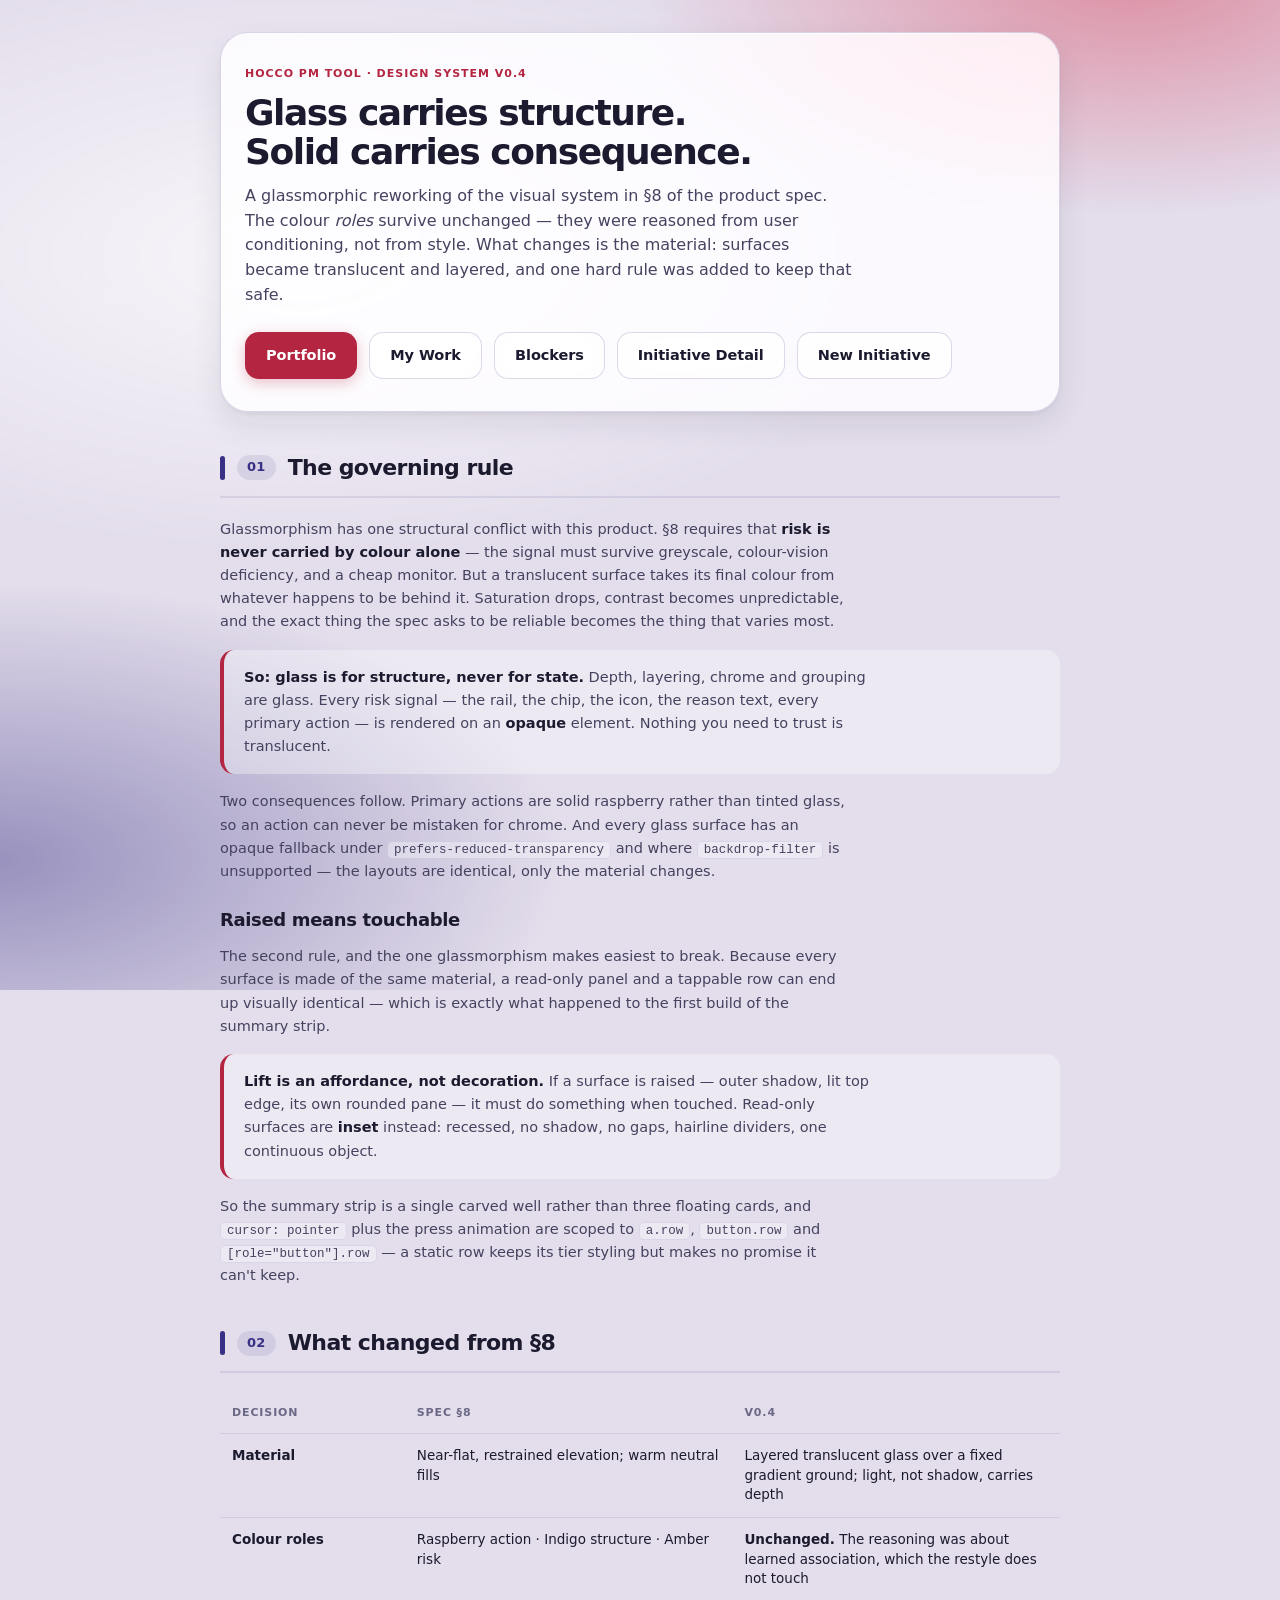
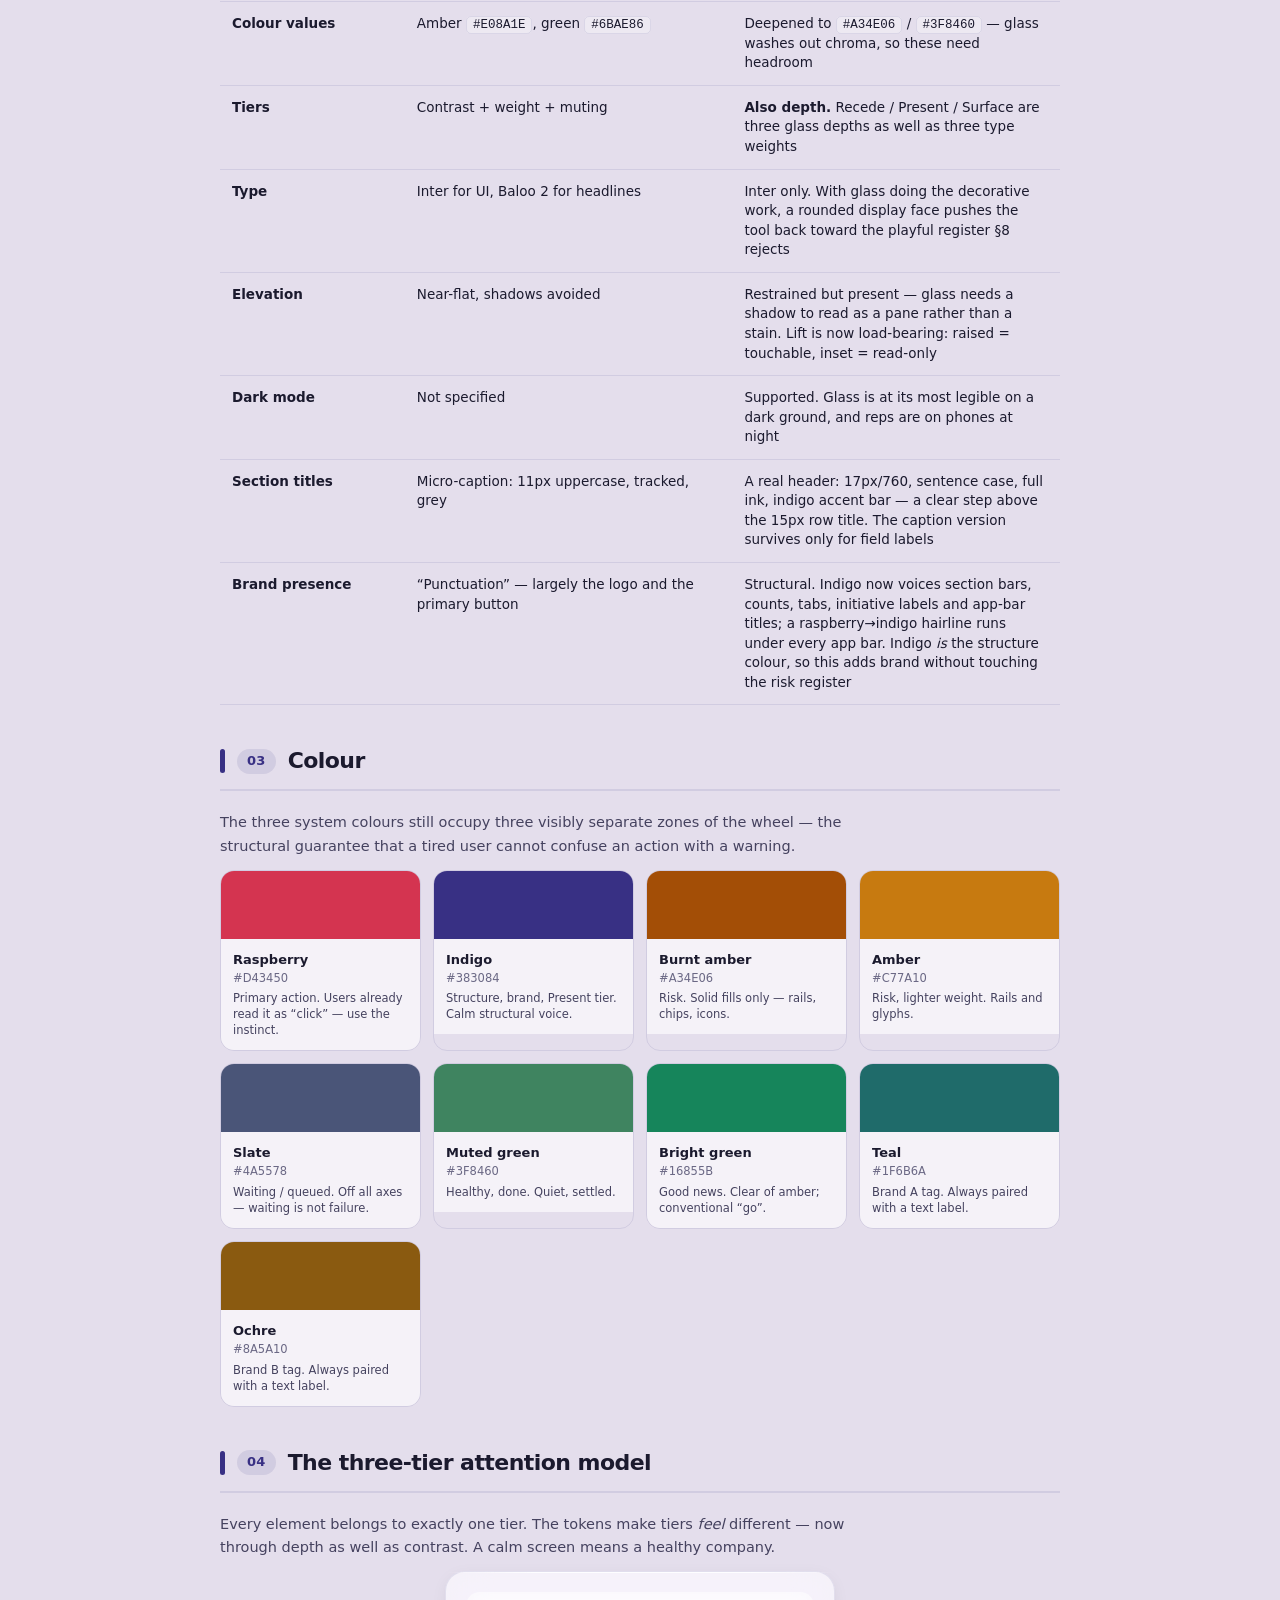
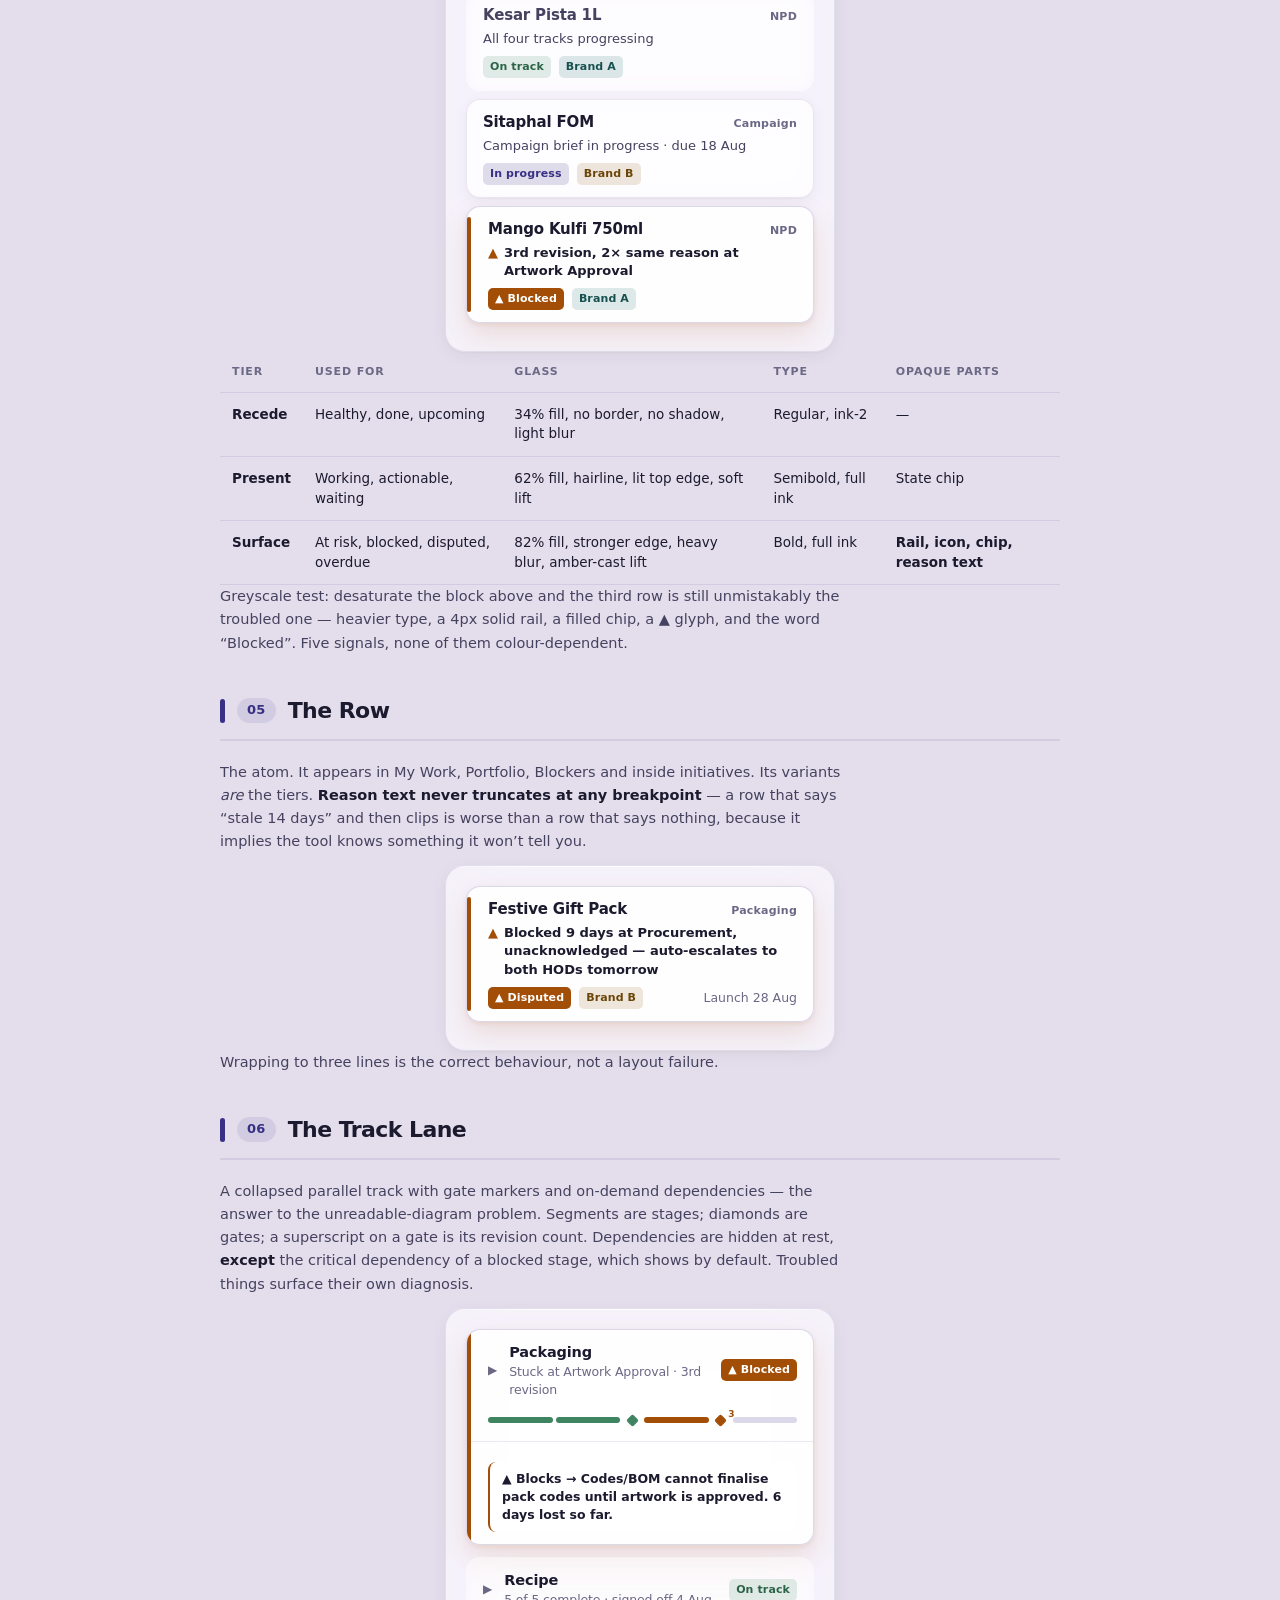
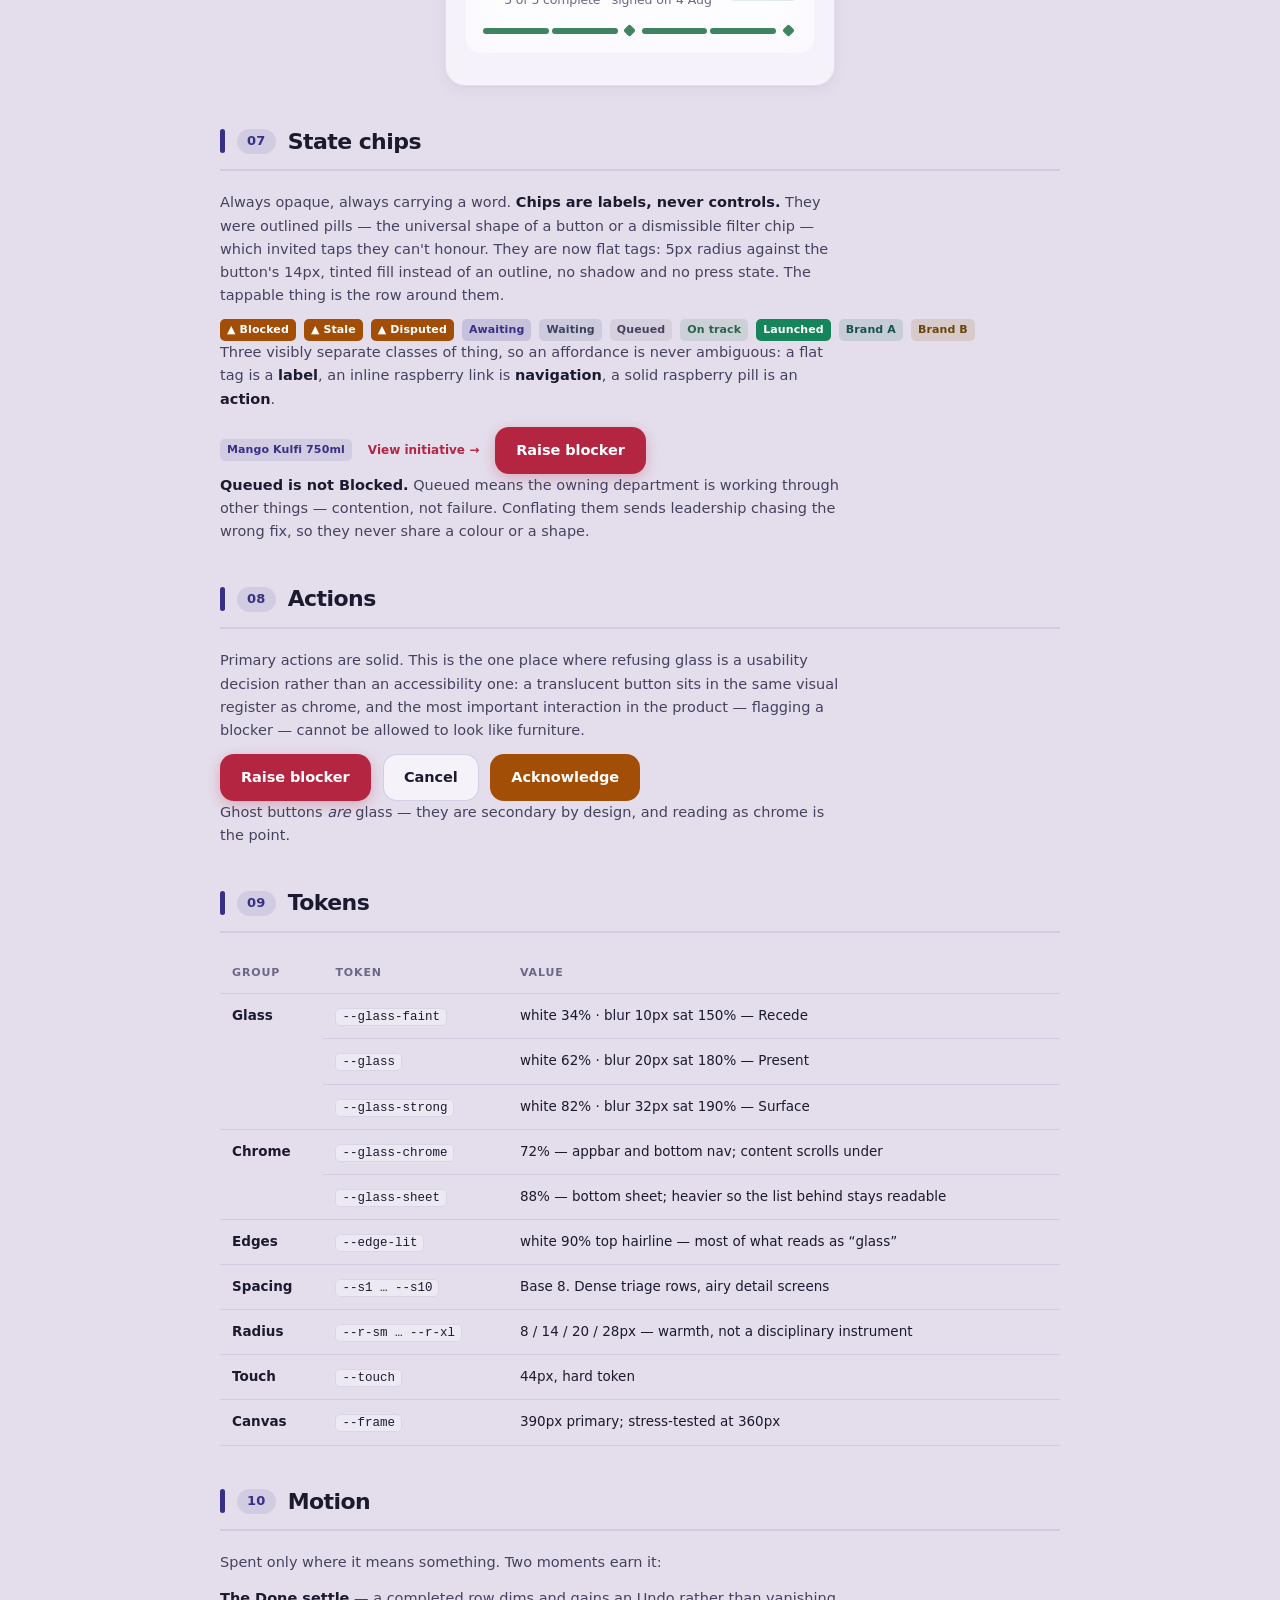
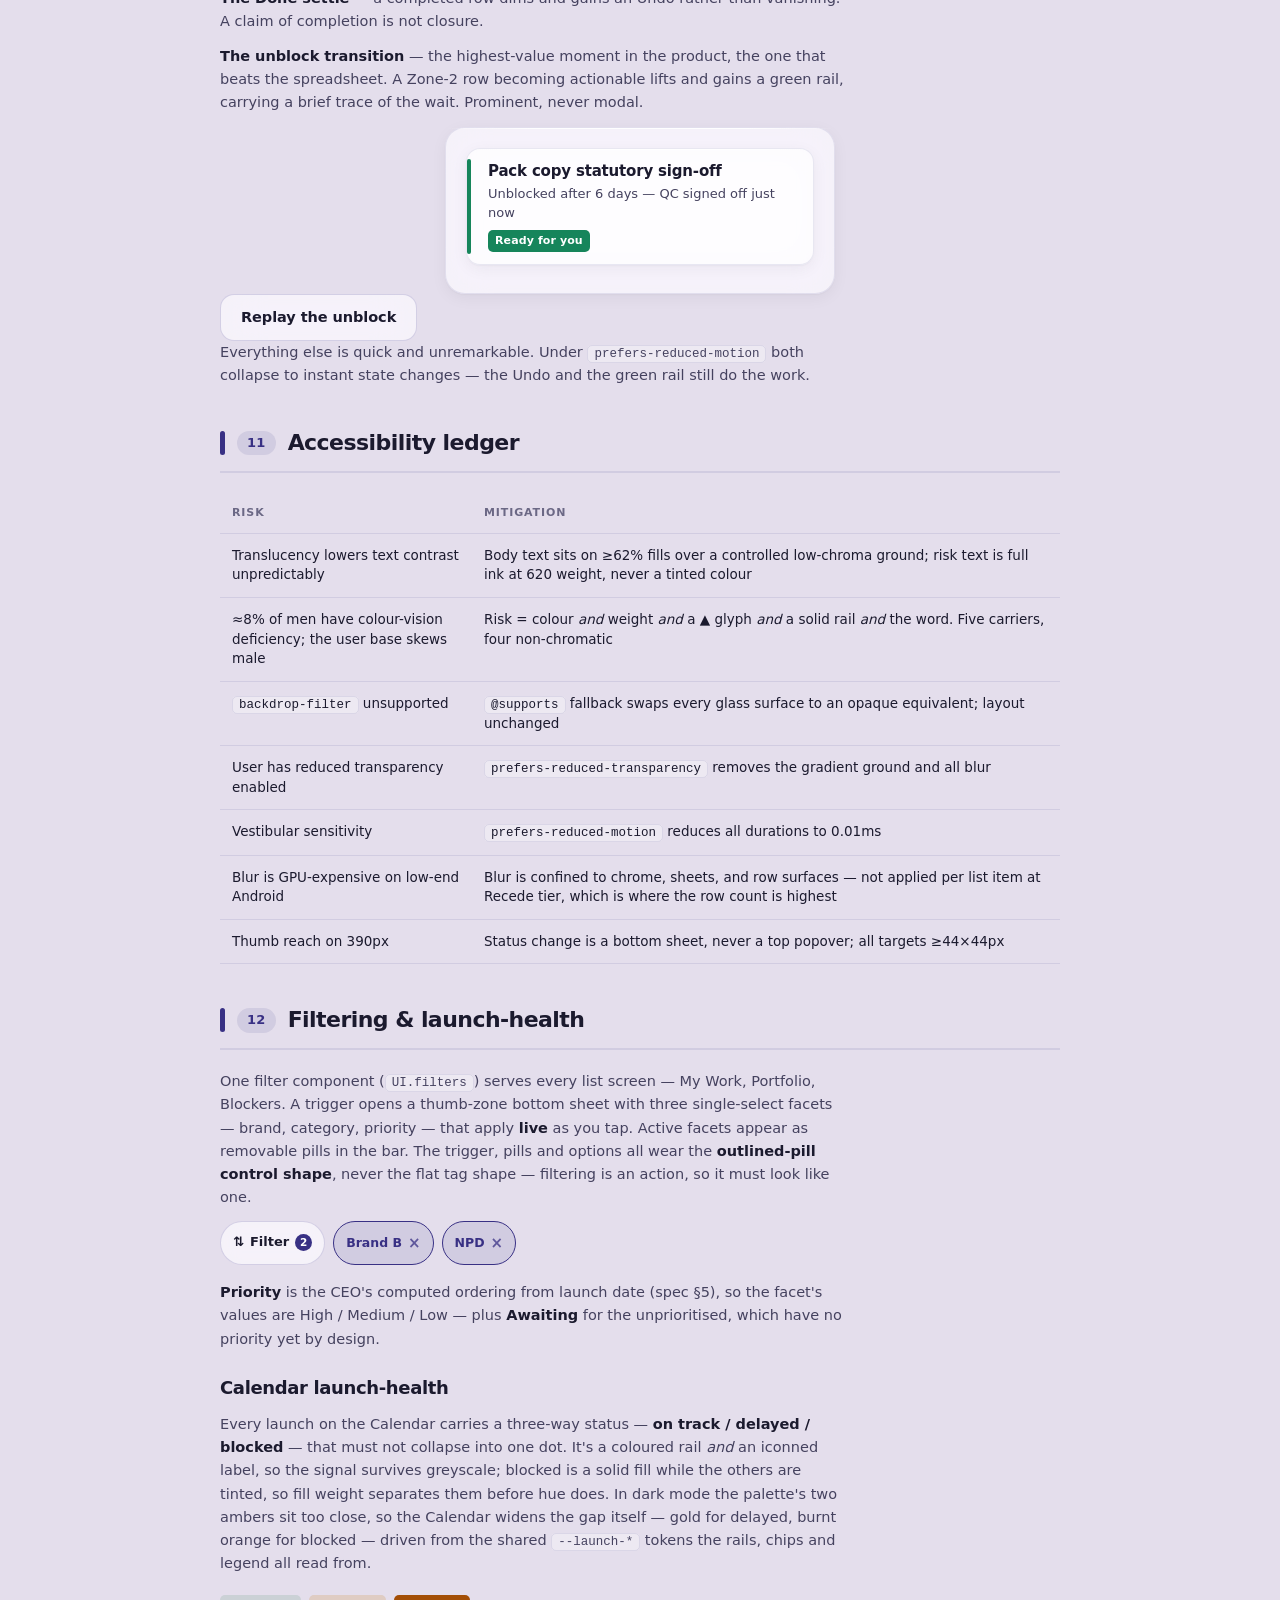
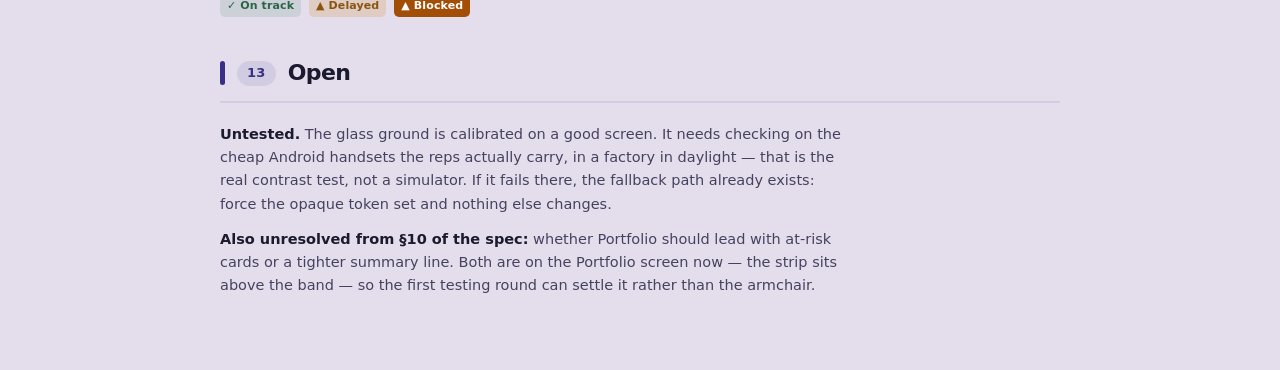
<file: hocco-design-system.html>
<!DOCTYPE html>
<html lang="en">
<head>
<meta charset="utf-8">
<meta name="viewport" content="width=device-width, initial-scale=1">
<title>Design System — Hocco PM v0.4</title>
<script src="hocco-theme.js?v=12"></script>
<link rel="stylesheet" href="hocco-tokens.css?v=12">
<style>
  .doc { max-width: 880px; margin: 0 auto; padding: var(--s8) var(--s5) var(--s10); }
  .doc .frame { max-width: none; }

  .hero { padding: var(--s8) var(--s6); border-radius: var(--r-xl); margin-bottom: var(--s10); }
  .hero h1 { font-size: 36px; font-weight: 740; letter-spacing: -0.04em; margin: 0 0 var(--s3); line-height: 1.08; }
  .hero p { font-size: 16px; color: var(--ink-2); margin: 0; max-width: 60ch; line-height: 1.55; }
  .hero p.eyebrow { font-size: 11px; color: var(--raspberry-deep); }  /* deck label, not body */

  section.doc-s { margin-bottom: var(--s10); }
  /* Section titles carry the same indigo accent bar as the app screens. */
  .doc-s > h2 { font-size: 22px; font-weight: 760; letter-spacing: -0.025em; text-transform: none;
                color: var(--ink); margin: 0 0 var(--s5); padding-bottom: var(--s3);
                border-bottom: 2px solid var(--indigo-wash);
                display: flex; align-items: center; gap: 12px; }
  .doc-s > h2::before { content: ""; flex: none; width: 5px; height: 24px;
                        border-radius: var(--r-pill); background: var(--indigo); }
  .doc-s > h2 .n { font-size: 13px; font-weight: 800; color: var(--indigo);
                   background: var(--indigo-wash); border-radius: var(--r-pill);
                   padding: 3px 10px; letter-spacing: 0.02em; }
  .doc-s h3 { font-size: 18px; font-weight: 700; letter-spacing: -0.02em; margin: var(--s6) 0 var(--s3); }
  .doc-s p  { font-size: 14.5px; color: var(--ink-2); line-height: 1.6; max-width: 68ch; margin: 0 0 var(--s3); }
  .doc-s p b { color: var(--ink); }

  .grid { display: grid; gap: var(--s3); grid-template-columns: repeat(auto-fill, minmax(160px, 1fr)); }

  .sw { border-radius: var(--r-md); overflow: hidden; border: 1px solid var(--edge); }
  .sw__chip { height: 68px; }
  .sw__b { padding: var(--s3); background: var(--glass); }
  .sw__n { font-size: 13px; font-weight: 680; }
  .sw__h { font-size: 11.5px; color: var(--ink-3); font-variant-numeric: tabular-nums; }
  .sw__r { font-size: 11.5px; color: var(--ink-2); margin-top: 4px; line-height: 1.4; }

  .demo { padding: var(--s5); border-radius: var(--r-lg); margin-bottom: var(--s4); }
  .note { font-size: 13px; color: var(--ink-3); margin-top: var(--s3); line-height: 1.5; max-width: 66ch; }

  table { width: 100%; border-collapse: collapse; font-size: 13.5px; }
  th, td { text-align: left; padding: var(--s3); border-bottom: 1px solid var(--edge); vertical-align: top; }
  th { font-size: 11px; letter-spacing: 0.08em; text-transform: uppercase; color: var(--ink-3); font-weight: 750; }
  td b { font-weight: 680; }
  .tblwrap { overflow-x: auto; }

  .links { display: flex; gap: var(--s3); flex-wrap: wrap; }
  code { font-family: ui-monospace, "SF Mono", Menlo, monospace; font-size: 12.5px;
         background: var(--glass-faint); border: 1px solid var(--edge);
         padding: 1px 6px; border-radius: 5px; }

  .callout { padding: var(--s4) var(--s5); border-radius: var(--r-md);
             border-left: 4px solid var(--raspberry-deep); background: var(--glass-faint);
             margin: var(--s4) 0; }
  .callout p { margin: 0; }

  .phoneview { max-width: 390px; margin: 0 auto; }
</style>
</head>
<body>
<div class="ground" aria-hidden="true"></div>

<div class="doc">

  <div class="glass-strong hero">
    <p class="eyebrow" style="margin-bottom:var(--s3)">Hocco PM Tool · Design System v0.4</p>
    <h1>Glass carries structure.<br>Solid carries consequence.</h1>
    <p>
      A glassmorphic reworking of the visual system in §8 of the product spec. The colour
      <i>roles</i> survive unchanged — they were reasoned from user conditioning, not from
      style. What changes is the material: surfaces became translucent and layered, and one
      hard rule was added to keep that safe.
    </p>
    <div class="links" style="margin-top:var(--s6)">
      <a class="btn btn--primary" href="hocco-portfolio-mobile.html">Portfolio</a>
      <a class="btn btn--ghost" href="hocco-mywork-mobile.html">My Work</a>
      <a class="btn btn--ghost" href="hocco-blockers-mobile.html">Blockers</a>
      <a class="btn btn--ghost" href="hocco-initiative-detail.html?id=mango-kulfi">Initiative Detail</a>
      <a class="btn btn--ghost" href="hocco-new-initiative.html">New Initiative</a>
    </div>
  </div>

  <!-- ============================================================ -->
  <section class="doc-s">
    <h2><span class="n">01</span>The governing rule</h2>
    <p>
      Glassmorphism has one structural conflict with this product. §8 requires that
      <b>risk is never carried by colour alone</b> — the signal must survive greyscale, colour-vision
      deficiency, and a cheap monitor. But a translucent surface takes its final colour from
      whatever happens to be behind it. Saturation drops, contrast becomes unpredictable, and
      the exact thing the spec asks to be reliable becomes the thing that varies most.
    </p>
    <div class="callout">
      <p><b>So: glass is for structure, never for state.</b> Depth, layering, chrome and grouping are
      glass. Every risk signal — the rail, the chip, the icon, the reason text, every primary
      action — is rendered on an <b>opaque</b> element. Nothing you need to trust is translucent.</p>
    </div>
    <p>
      Two consequences follow. Primary actions are solid raspberry rather than tinted glass, so
      an action can never be mistaken for chrome. And every glass surface has an opaque fallback
      under <code>prefers-reduced-transparency</code> and where <code>backdrop-filter</code> is
      unsupported — the layouts are identical, only the material changes.
    </p>

    <h3>Raised means touchable</h3>
    <p>
      The second rule, and the one glassmorphism makes easiest to break. Because every surface
      is made of the same material, a read-only panel and a tappable row can end up visually
      identical — which is exactly what happened to the first build of the summary strip.
    </p>
    <div class="callout">
      <p><b>Lift is an affordance, not decoration.</b> If a surface is raised — outer shadow, lit
      top edge, its own rounded pane — it must do something when touched. Read-only surfaces are
      <b>inset</b> instead: recessed, no shadow, no gaps, hairline dividers, one continuous object.</p>
    </div>
    <p>
      So the summary strip is a single carved well rather than three floating cards, and
      <code>cursor: pointer</code> plus the press animation are scoped to
      <code>a.row</code>, <code>button.row</code> and <code>[role="button"].row</code> — a static
      row keeps its tier styling but makes no promise it can't keep.
    </p>
  </section>

  <!-- ============================================================ -->
  <section class="doc-s">
    <h2><span class="n">02</span>What changed from §8</h2>
    <div class="tblwrap">
      <table>
        <thead><tr><th style="width:22%">Decision</th><th style="width:39%">Spec §8</th><th style="width:39%">v0.4</th></tr></thead>
        <tbody>
          <tr><td><b>Material</b></td><td>Near-flat, restrained elevation; warm neutral fills</td><td>Layered translucent glass over a fixed gradient ground; light, not shadow, carries depth</td></tr>
          <tr><td><b>Colour roles</b></td><td>Raspberry action · Indigo structure · Amber risk</td><td><b>Unchanged.</b> The reasoning was about learned association, which the restyle does not touch</td></tr>
          <tr><td><b>Colour values</b></td><td>Amber <code>#E08A1E</code>, green <code>#6BAE86</code></td><td>Deepened to <code>#A34E06</code> / <code>#3F8460</code> — glass washes out chroma, so these need headroom</td></tr>
          <tr><td><b>Tiers</b></td><td>Contrast + weight + muting</td><td><b>Also depth.</b> Recede / Present / Surface are three glass depths as well as three type weights</td></tr>
          <tr><td><b>Type</b></td><td>Inter for UI, Baloo 2 for headlines</td><td>Inter only. With glass doing the decorative work, a rounded display face pushes the tool back toward the playful register §8 rejects</td></tr>
          <tr><td><b>Elevation</b></td><td>Near-flat, shadows avoided</td><td>Restrained but present — glass needs a shadow to read as a pane rather than a stain. Lift is now load-bearing: raised = touchable, inset = read-only</td></tr>
          <tr><td><b>Dark mode</b></td><td>Not specified</td><td>Supported. Glass is at its most legible on a dark ground, and reps are on phones at night</td></tr>
          <tr><td><b>Section titles</b></td><td>Micro-caption: 11px uppercase, tracked, grey</td><td>A real header: 17px/760, sentence case, full ink, indigo accent bar — a clear step above the 15px row title. The caption version survives only for field labels</td></tr>
          <tr><td><b>Brand presence</b></td><td>“Punctuation” — largely the logo and the primary button</td><td>Structural. Indigo now voices section bars, counts, tabs, initiative labels and app-bar titles; a raspberry→indigo hairline runs under every app bar. Indigo <i>is</i> the structure colour, so this adds brand without touching the risk register</td></tr>
        </tbody>
      </table>
    </div>
  </section>

  <!-- ============================================================ -->
  <section class="doc-s">
    <h2><span class="n">03</span>Colour</h2>
    <p>The three system colours still occupy three visibly separate zones of the wheel — the
    structural guarantee that a tired user cannot confuse an action with a warning.</p>
    <div class="grid" id="swatches"></div>
  </section>

  <!-- ============================================================ -->
  <section class="doc-s">
    <h2><span class="n">04</span>The three-tier attention model</h2>
    <p>Every element belongs to exactly one tier. The tokens make tiers <i>feel</i> different —
    now through depth as well as contrast. A calm screen means a healthy company.</p>

    <div class="glass demo phoneview">
      <div class="row row--recede">
        <div class="row__head"><span class="row__title">Kesar Pista 1L</span><span class="row__label">NPD</span></div>
        <div class="row__reason">All four tracks progressing</div>
        <div class="row__foot"><span class="chip chip--ok">On track</span><span class="chip chip--brand-a">Brand A</span></div>
      </div>
      <div class="row row--present">
        <div class="row__head"><span class="row__title">Sitaphal FOM</span><span class="row__label">Campaign</span></div>
        <div class="row__reason">Campaign brief in progress · due 18 Aug</div>
        <div class="row__foot"><span class="chip chip--pending">In progress</span><span class="chip chip--brand-b">Brand B</span></div>
      </div>
      <div class="row row--surface">
        <div class="row__head"><span class="row__title">Mango Kulfi 750ml</span><span class="row__label">NPD</span></div>
        <div class="row__reason"><span class="ico">▲</span><span>3rd revision, 2× same reason at Artwork Approval</span></div>
        <div class="row__foot"><span class="chip chip--risk">▲ Blocked</span><span class="chip chip--brand-a">Brand A</span></div>
      </div>
    </div>

    <div class="tblwrap">
      <table>
        <thead><tr><th>Tier</th><th>Used for</th><th>Glass</th><th>Type</th><th>Opaque parts</th></tr></thead>
        <tbody>
          <tr><td><b>Recede</b></td><td>Healthy, done, upcoming</td><td>34% fill, no border, no shadow, light blur</td><td>Regular, ink-2</td><td>—</td></tr>
          <tr><td><b>Present</b></td><td>Working, actionable, waiting</td><td>62% fill, hairline, lit top edge, soft lift</td><td>Semibold, full ink</td><td>State chip</td></tr>
          <tr><td><b>Surface</b></td><td>At risk, blocked, disputed, overdue</td><td>82% fill, stronger edge, heavy blur, amber-cast lift</td><td>Bold, full ink</td><td><b>Rail, icon, chip, reason text</b></td></tr>
        </tbody>
      </table>
    </div>
    <p class="note">Greyscale test: desaturate the block above and the third row is still
    unmistakably the troubled one — heavier type, a 4px solid rail, a filled chip, a ▲ glyph,
    and the word “Blocked”. Five signals, none of them colour-dependent.</p>
  </section>

  <!-- ============================================================ -->
  <section class="doc-s">
    <h2><span class="n">05</span>The Row</h2>
    <p>The atom. It appears in My Work, Portfolio, Blockers and inside initiatives. Its variants
    <i>are</i> the tiers. <b>Reason text never truncates at any breakpoint</b> — a row that says
    “stale 14 days” and then clips is worse than a row that says nothing, because it implies the
    tool knows something it won’t tell you.</p>
    <div class="glass demo phoneview">
      <div class="row row--surface">
        <div class="row__head"><span class="row__title">Festive Gift Pack</span><span class="row__label">Packaging</span></div>
        <div class="row__reason"><span class="ico">▲</span><span>Blocked 9 days at Procurement, unacknowledged — auto-escalates to both HODs tomorrow</span></div>
        <div class="row__foot"><span class="chip chip--risk">▲ Disputed</span><span class="chip chip--brand-b">Brand B</span><span class="meta" style="margin-left:auto">Launch 28 Aug</span></div>
      </div>
    </div>
    <p class="note">Wrapping to three lines is the correct behaviour, not a layout failure.</p>
  </section>

  <!-- ============================================================ -->
  <section class="doc-s">
    <h2><span class="n">06</span>The Track Lane</h2>
    <p>A collapsed parallel track with gate markers and on-demand dependencies — the answer to
    the unreadable-diagram problem. Segments are stages; diamonds are gates; a superscript on a
    gate is its revision count. Dependencies are hidden at rest, <b>except</b> the critical
    dependency of a blocked stage, which shows by default. Troubled things surface their own
    diagnosis.</p>

    <div class="glass demo phoneview">
      <div class="lane lane--blocked">
        <div class="lane__head"><span class="lane__caret">▶</span>
          <span class="lane__name">Packaging<div class="meta" style="font-weight:500">Stuck at Artwork Approval · 3rd revision</div></span>
          <span class="chip chip--risk">▲ Blocked</span>
        </div>
        <div class="lane__strip">
          <i class="seg seg--done"></i><i class="seg seg--done"></i>
          <span class="gate gate--passed"><i class="gate__mark"></i></span>
          <i class="seg seg--blocked"></i>
          <span class="gate gate--failed"><i class="gate__mark"></i><span class="gate__rev num">3</span></span>
          <i class="seg"></i>
        </div>
        <div class="lane__body">
          <div class="dep dep--critical">▲ Blocks → Codes/BOM cannot finalise pack codes until artwork is approved. 6 days lost so far.</div>
        </div>
      </div>
      <div class="lane lane--done">
        <div class="lane__head"><span class="lane__caret">▶</span>
          <span class="lane__name">Recipe<div class="meta" style="font-weight:500">5 of 5 complete · signed off 4 Aug</div></span>
          <span class="chip chip--ok">On track</span>
        </div>
        <div class="lane__strip">
          <i class="seg seg--done"></i><i class="seg seg--done"></i>
          <span class="gate gate--passed"><i class="gate__mark"></i></span>
          <i class="seg seg--done"></i><i class="seg seg--done"></i>
          <span class="gate gate--passed"><i class="gate__mark"></i></span>
        </div>
      </div>
    </div>
  </section>

  <!-- ============================================================ -->
  <section class="doc-s">
    <h2><span class="n">07</span>State chips</h2>
    <p>Always opaque, always carrying a word. <b>Chips are labels, never controls.</b> They were
    outlined pills — the universal shape of a button or a dismissible filter chip — which invited
    taps they can't honour. They are now flat tags: 5px radius against the button's 14px, tinted
    fill instead of an outline, no shadow and no press state. The tappable thing is the row
    around them.</p>
    <div style="display:flex;gap:var(--s2);flex-wrap:wrap">
      <span class="chip chip--risk">▲ Blocked</span>
      <span class="chip chip--risk">▲ Stale</span>
      <span class="chip chip--risk">▲ Disputed</span>
      <span class="chip chip--pending">Awaiting</span>
      <span class="chip chip--wait">Waiting</span>
      <span class="chip chip--queued">Queued</span>
      <span class="chip chip--ok">On track</span>
      <span class="chip chip--news">Launched</span>
      <span class="chip chip--brand-a">Brand A</span>
      <span class="chip chip--brand-b">Brand B</span>
    </div>
    <p class="note" style="margin-bottom:var(--s4)">Three visibly separate classes of thing, so an
    affordance is never ambiguous: a flat tag is a <b>label</b>, an inline raspberry link is
    <b>navigation</b>, a solid raspberry pill is an <b>action</b>.</p>
    <div style="display:flex;gap:var(--s4);flex-wrap:wrap;align-items:center">
      <span class="chip chip--init">Mango Kulfi 750ml</span>
      <a class="rowlink" style="margin:0" href="hocco-initiative-detail.html?id=mango-kulfi">View initiative →</a>
      <button class="btn btn--primary">Raise blocker</button>
    </div>
    <p class="note"><b>Queued is not Blocked.</b> Queued means the owning department is working
    through other things — contention, not failure. Conflating them sends leadership chasing the
    wrong fix, so they never share a colour or a shape.</p>
  </section>

  <!-- ============================================================ -->
  <section class="doc-s">
    <h2><span class="n">08</span>Actions</h2>
    <p>Primary actions are solid. This is the one place where refusing glass is a usability
    decision rather than an accessibility one: a translucent button sits in the same visual
    register as chrome, and the most important interaction in the product — flagging a blocker —
    cannot be allowed to look like furniture.</p>
    <div style="display:flex;gap:var(--s3);flex-wrap:wrap;align-items:center">
      <button class="btn btn--primary">Raise blocker</button>
      <button class="btn btn--ghost">Cancel</button>
      <button class="btn btn--risk">Acknowledge</button>
    </div>
    <p class="note">Ghost buttons <i>are</i> glass — they are secondary by design, and reading as
    chrome is the point.</p>
  </section>

  <!-- ============================================================ -->
  <section class="doc-s">
    <h2><span class="n">09</span>Tokens</h2>
    <div class="tblwrap">
      <table>
        <thead><tr><th>Group</th><th>Token</th><th>Value</th></tr></thead>
        <tbody>
          <tr><td rowspan="3"><b>Glass</b></td><td><code>--glass-faint</code></td><td>white 34% · blur 10px sat 150% — Recede</td></tr>
          <tr><td><code>--glass</code></td><td>white 62% · blur 20px sat 180% — Present</td></tr>
          <tr><td><code>--glass-strong</code></td><td>white 82% · blur 32px sat 190% — Surface</td></tr>
          <tr><td rowspan="2"><b>Chrome</b></td><td><code>--glass-chrome</code></td><td>72% — appbar and bottom nav; content scrolls under</td></tr>
          <tr><td><code>--glass-sheet</code></td><td>88% — bottom sheet; heavier so the list behind stays readable</td></tr>
          <tr><td><b>Edges</b></td><td><code>--edge-lit</code></td><td>white 90% top hairline — most of what reads as “glass”</td></tr>
          <tr><td><b>Spacing</b></td><td><code>--s1 … --s10</code></td><td>Base 8. Dense triage rows, airy detail screens</td></tr>
          <tr><td><b>Radius</b></td><td><code>--r-sm … --r-xl</code></td><td>8 / 14 / 20 / 28px — warmth, not a disciplinary instrument</td></tr>
          <tr><td><b>Touch</b></td><td><code>--touch</code></td><td>44px, hard token</td></tr>
          <tr><td><b>Canvas</b></td><td><code>--frame</code></td><td>390px primary; stress-tested at 360px</td></tr>
        </tbody>
      </table>
    </div>
  </section>

  <!-- ============================================================ -->
  <section class="doc-s">
    <h2><span class="n">10</span>Motion</h2>
    <p>Spent only where it means something. Two moments earn it:</p>
    <p><b>The Done settle</b> — a completed row dims and gains an Undo rather than vanishing.
    A claim of completion is not closure.</p>
    <p><b>The unblock transition</b> — the highest-value moment in the product, the one that beats
    the spreadsheet. A Zone-2 row becoming actionable lifts and gains a green rail, carrying a
    brief trace of the wait. Prominent, never modal.</p>
    <div class="glass demo phoneview">
      <div class="row row--present row--unblocked" id="ub">
        <div class="row__head"><span class="row__title">Pack copy statutory sign-off</span></div>
        <div class="row__reason">Unblocked after 6 days — QC signed off just now</div>
        <div class="row__foot"><span class="chip chip--news">Ready for you</span></div>
      </div>
    </div>
    <button class="btn btn--ghost" id="replay">Replay the unblock</button>
    <p class="note">Everything else is quick and unremarkable. Under
    <code>prefers-reduced-motion</code> both collapse to instant state changes — the Undo and the
    green rail still do the work.</p>
  </section>

  <!-- ============================================================ -->
  <section class="doc-s">
    <h2><span class="n">11</span>Accessibility ledger</h2>
    <div class="tblwrap">
      <table>
        <thead><tr><th style="width:30%">Risk</th><th>Mitigation</th></tr></thead>
        <tbody>
          <tr><td>Translucency lowers text contrast unpredictably</td><td>Body text sits on ≥62% fills over a controlled low-chroma ground; risk text is full ink at 620 weight, never a tinted colour</td></tr>
          <tr><td>≈8% of men have colour-vision deficiency; the user base skews male</td><td>Risk = colour <i>and</i> weight <i>and</i> a ▲ glyph <i>and</i> a solid rail <i>and</i> the word. Five carriers, four non-chromatic</td></tr>
          <tr><td><code>backdrop-filter</code> unsupported</td><td><code>@supports</code> fallback swaps every glass surface to an opaque equivalent; layout unchanged</td></tr>
          <tr><td>User has reduced transparency enabled</td><td><code>prefers-reduced-transparency</code> removes the gradient ground and all blur</td></tr>
          <tr><td>Vestibular sensitivity</td><td><code>prefers-reduced-motion</code> reduces all durations to 0.01ms</td></tr>
          <tr><td>Blur is GPU-expensive on low-end Android</td><td>Blur is confined to chrome, sheets, and row surfaces — not applied per list item at Recede tier, which is where the row count is highest</td></tr>
          <tr><td>Thumb reach on 390px</td><td>Status change is a bottom sheet, never a top popover; all targets ≥44×44px</td></tr>
        </tbody>
      </table>
    </div>
  </section>

  <!-- ============================================================ -->
  <section class="doc-s">
    <h2><span class="n">12</span>Filtering &amp; launch-health</h2>
    <p>One filter component (<code>UI.filters</code>) serves every list screen — My Work, Portfolio,
    Blockers. A trigger opens a thumb-zone bottom sheet with three single-select facets — brand,
    category, priority — that apply <b>live</b> as you tap. Active facets appear as removable pills
    in the bar. The trigger, pills and options all wear the <b>outlined-pill control shape</b>, never
    the flat tag shape — filtering is an action, so it must look like one.</p>
    <div style="display:flex;gap:var(--s2);flex-wrap:wrap;align-items:center;margin-bottom:var(--s4)">
      <span class="filterbtn"><span aria-hidden="true">⇅</span> Filter <span class="filterbtn__n">2</span></span>
      <span class="filterpill">Brand B <span aria-hidden="true">×</span></span>
      <span class="filterpill">NPD <span aria-hidden="true">×</span></span>
    </div>
    <p><b>Priority</b> is the CEO's computed ordering from launch date (spec §5), so the facet's
    values are High / Medium / Low — plus <b>Awaiting</b> for the unprioritised, which have no
    priority yet by design.</p>

    <h3>Calendar launch-health</h3>
    <p>Every launch on the Calendar carries a three-way status — <b>on track / delayed / blocked</b> —
    that must not collapse into one dot. It's a coloured rail <i>and</i> an iconned label, so the
    signal survives greyscale; blocked is a solid fill while the others are tinted, so fill weight
    separates them before hue does. In dark mode the palette's two ambers sit too close, so the
    Calendar widens the gap itself — gold for delayed, burnt orange for blocked — driven from the
    shared <code>--launch-*</code> tokens the rails, chips and legend all read from.</p>
    <div style="display:flex;gap:var(--s2);flex-wrap:wrap;margin-top:var(--s3)">
      <span class="cal__status cal__status--ontrack">✓ On track</span>
      <span class="cal__status cal__status--delayed">▲ Delayed</span>
      <span class="cal__status cal__status--blocked">▲ Blocked</span>
    </div>
  </section>

  <!-- ============================================================ -->
  <section class="doc-s">
    <h2><span class="n">13</span>Open</h2>
    <p><b>Untested.</b> The glass ground is calibrated on a good screen. It needs checking on the
    cheap Android handsets the reps actually carry, in a factory in daylight — that is the real
    contrast test, not a simulator. If it fails there, the fallback path already exists: force the
    opaque token set and nothing else changes.</p>
    <p><b>Also unresolved from §10 of the spec:</b> whether Portfolio should lead with at-risk cards
    or a tighter summary line. Both are on the Portfolio screen now — the strip sits above the
    band — so the first testing round can settle it rather than the armchair.</p>
  </section>

</div>

<script src="hocco-ui.js?v=12"></script>
<script>
(function () {
  var U = window.UI;
  var swatches = [
    ["Raspberry",   "#D43450", "var(--raspberry)",   "Primary action. Users already read it as “click” — use the instinct."],
    ["Indigo",      "#383084", "var(--indigo)",      "Structure, brand, Present tier. Calm structural voice."],
    ["Burnt amber", "#A34E06", "var(--risk)",        "Risk. Solid fills only — rails, chips, icons."],
    ["Amber",       "#C77A10", "var(--risk-bright)", "Risk, lighter weight. Rails and glyphs."],
    ["Slate",       "#4A5578", "var(--wait)",        "Waiting / queued. Off all axes — waiting is not failure."],
    ["Muted green", "#3F8460", "var(--healthy)",     "Healthy, done. Quiet, settled."],
    ["Bright green","#16855B", "var(--news)",        "Good news. Clear of amber; conventional “go”."],
    ["Teal",        "#1F6B6A", "var(--brand-a)",     "Brand A tag. Always paired with a text label."],
    ["Ochre",       "#8A5A10", "var(--brand-b)",     "Brand B tag. Always paired with a text label."]
  ];
  document.getElementById("swatches").innerHTML = swatches.map(function (s) {
    return '<div class="sw"><div class="sw__chip" style="background:' + s[2] + '"></div>' +
      '<div class="sw__b"><div class="sw__n">' + s[0] + "</div>" +
      '<div class="sw__h">' + s[1] + "</div>" +
      '<div class="sw__r">' + U.esc(s[3]) + "</div></div></div>";
  }).join("");

  document.getElementById("replay").addEventListener("click", function () {
    var r = document.getElementById("ub");
    r.classList.remove("row--unblocked");
    void r.offsetWidth;
    r.classList.add("row--unblocked");
  });
})();
</script>
</body>
</html>
</file>
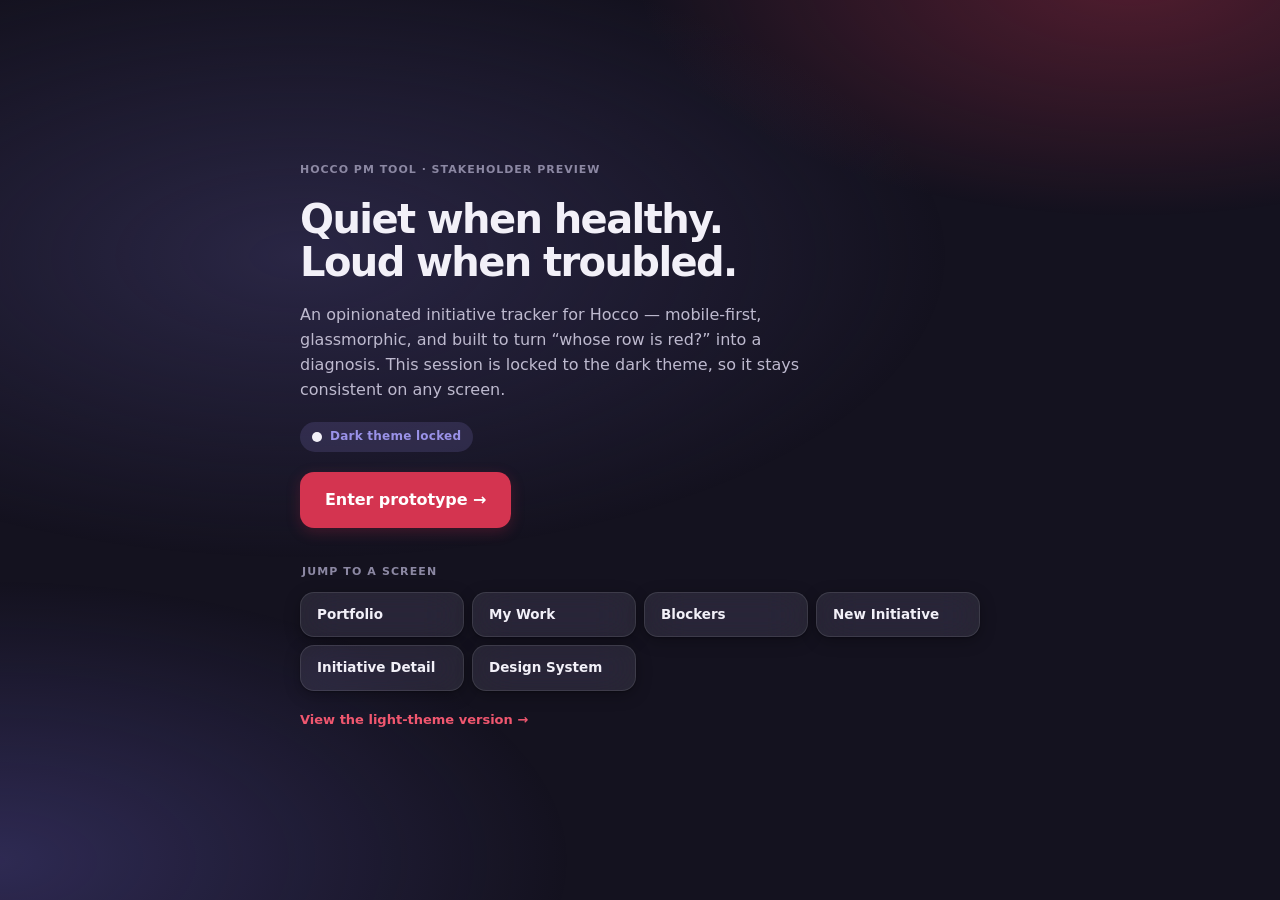
<file: hocco-present-dark.html>
<!DOCTYPE html>
<html lang="en">
<head>
<meta charset="utf-8">
<meta name="viewport" content="width=device-width, initial-scale=1, viewport-fit=cover">
<title>Hocco PM — Dark theme</title>
<!-- Force dark for this cover before first paint, and remember the choice so the
     prototype screens (each carrying ?theme=dark, and hocco-theme.js) stay locked
     as you click through. The cover itself doesn't load the threader, so the
     "other theme" link below is left alone. -->
<script>
(function () {
  var r = document.documentElement;
  r.setAttribute("data-theme", "dark");
  r.setAttribute("data-theme-forced", "1");
  r.style.colorScheme = "dark";
  try { localStorage.setItem("hocco-theme", "dark"); } catch (e) {}
})();
</script>
<link rel="stylesheet" href="hocco-tokens.css?v=12">
<style>
  .cover {
    max-width: 720px; margin: 0 auto; min-height: 100vh;
    display: flex; flex-direction: column; justify-content: center;
    padding: var(--s8) var(--s5) var(--s10); gap: var(--s5);
  }
  .cover h1 { font-size: 40px; font-weight: 740; letter-spacing: -0.04em; margin: 0; line-height: 1.06; color: var(--ink); }
  .cover .lede { font-size: 16px; color: var(--ink-2); margin: 0; max-width: 52ch; line-height: 1.55; }
  .themeflag {
    display: inline-flex; align-items: center; gap: 8px; align-self: flex-start;
    font-size: 12px; font-weight: 700; letter-spacing: 0.02em;
    padding: 6px 12px; border-radius: var(--r-pill);
    background: var(--indigo-wash); color: var(--indigo);
  }
  .themeflag .dot { width: 10px; height: 10px; border-radius: 50%; background: var(--ink); border: 1px solid var(--edge-strong); }
  .cover .enter { align-self: flex-start; font-size: 16px; padding: var(--s3) var(--s6); min-height: 56px; }
  .jump { margin-top: var(--s4); }
  .jump__label { font-size: 11px; font-weight: 800; letter-spacing: 0.1em; text-transform: uppercase; color: var(--ink-3); margin: 0 0 var(--s3) 2px; }
  .jump__grid { display: grid; grid-template-columns: repeat(auto-fill, minmax(150px, 1fr)); gap: var(--s2); }
  .jump__grid a {
    padding: var(--s3) var(--s4); border-radius: var(--r-md);
    background: var(--glass); border: 1px solid var(--edge); box-shadow: var(--lift-1);
    -webkit-backdrop-filter: var(--blur); backdrop-filter: var(--blur);
    color: var(--ink); text-decoration: none; font-size: 13.5px; font-weight: 620;
  }
  .jump__grid a:hover { background: var(--glass-strong); }
  .swap { align-self: flex-start; font-size: 13px; font-weight: 700; color: var(--raspberry); text-decoration: none; }
  .swap:hover { text-decoration: underline; }
</style>
</head>
<body>
<div class="ground" aria-hidden="true"></div>

<div class="cover">
  <p class="eyebrow">Hocco PM Tool · Stakeholder preview</p>
  <h1>Quiet when healthy.<br>Loud when troubled.</h1>
  <p class="lede">
    An opinionated initiative tracker for Hocco — mobile-first, glassmorphic, and
    built to turn “whose row is red?” into a diagnosis. This session is locked to the
    dark theme, so it stays consistent on any screen.
  </p>

  <span class="themeflag"><span class="dot" aria-hidden="true"></span> Dark theme locked</span>

  <a class="btn btn--primary enter" href="hocco-portfolio-mobile.html?theme=dark">Enter prototype →</a>

  <div class="jump">
    <p class="jump__label">Jump to a screen</p>
    <div class="jump__grid">
      <a href="hocco-portfolio-mobile.html?theme=dark">Portfolio</a>
      <a href="hocco-mywork-mobile.html?theme=dark">My Work</a>
      <a href="hocco-blockers-mobile.html?theme=dark">Blockers</a>
      <a href="hocco-new-initiative.html?theme=dark">New Initiative</a>
      <a href="hocco-initiative-detail.html?id=mango-kulfi&theme=dark">Initiative Detail</a>
      <a href="hocco-design-system.html?theme=dark">Design System</a>
    </div>
  </div>

  <a class="swap" href="hocco-present-light.html">View the light-theme version →</a>
</div>
</body>
</html>
</file>
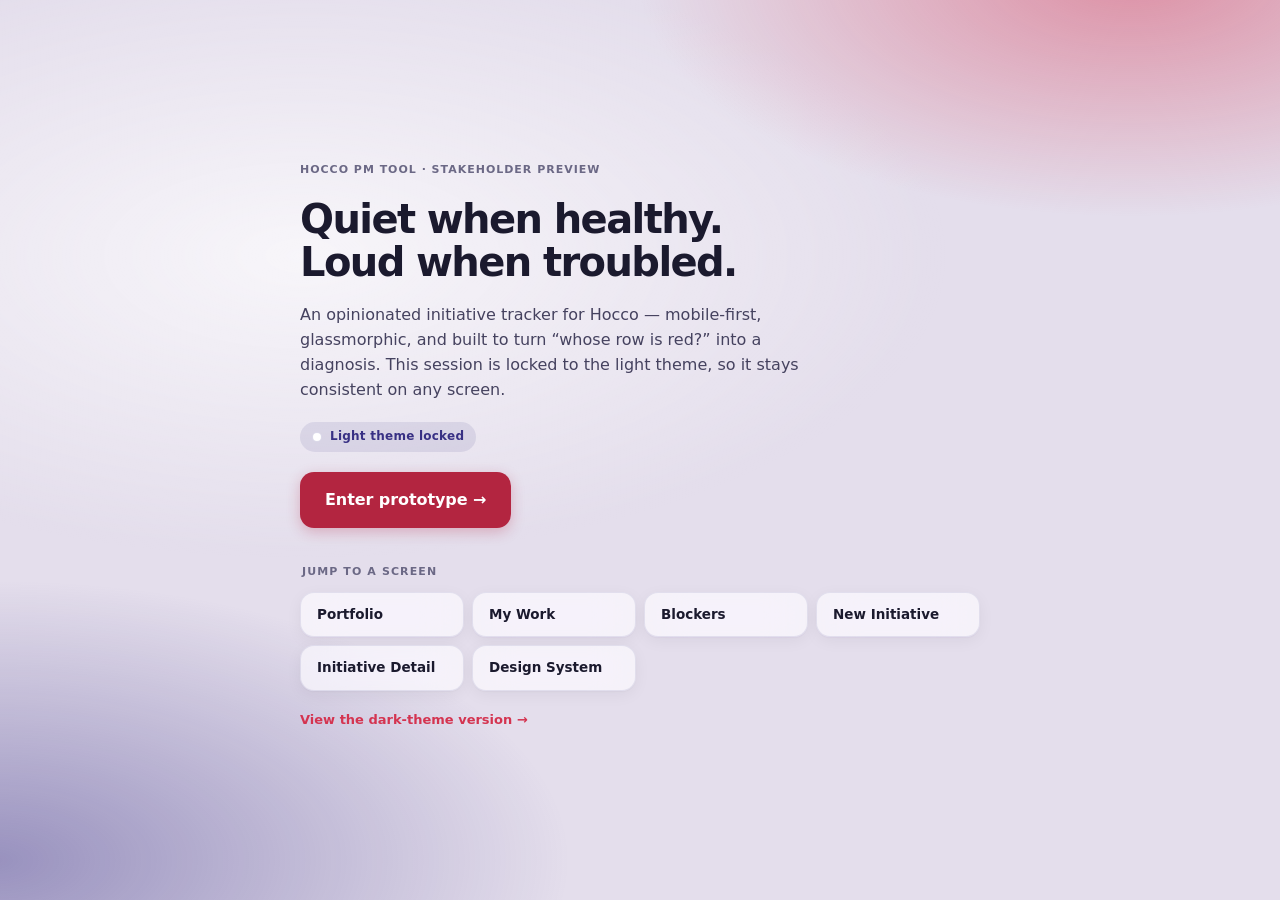
<file: hocco-present-light.html>
<!DOCTYPE html>
<html lang="en">
<head>
<meta charset="utf-8">
<meta name="viewport" content="width=device-width, initial-scale=1, viewport-fit=cover">
<title>Hocco PM — Light theme</title>
<!-- Force light for this cover before first paint, and remember the choice so the
     prototype screens (each carrying ?theme=light, and hocco-theme.js) stay locked
     as you click through. The cover itself doesn't load the threader, so the
     "other theme" link below is left alone. -->
<script>
(function () {
  var r = document.documentElement;
  r.setAttribute("data-theme", "light");
  r.setAttribute("data-theme-forced", "1");
  r.style.colorScheme = "light";
  try { localStorage.setItem("hocco-theme", "light"); } catch (e) {}
})();
</script>
<link rel="stylesheet" href="hocco-tokens.css?v=12">
<style>
  .cover {
    max-width: 720px; margin: 0 auto; min-height: 100vh;
    display: flex; flex-direction: column; justify-content: center;
    padding: var(--s8) var(--s5) var(--s10); gap: var(--s5);
  }
  .cover h1 { font-size: 40px; font-weight: 740; letter-spacing: -0.04em; margin: 0; line-height: 1.06; color: var(--ink); }
  .cover .lede { font-size: 16px; color: var(--ink-2); margin: 0; max-width: 52ch; line-height: 1.55; }
  .themeflag {
    display: inline-flex; align-items: center; gap: 8px; align-self: flex-start;
    font-size: 12px; font-weight: 700; letter-spacing: 0.02em;
    padding: 6px 12px; border-radius: var(--r-pill);
    background: var(--indigo-wash); color: var(--indigo);
  }
  .themeflag .dot { width: 10px; height: 10px; border-radius: 50%; background: #FFFFFF; border: 1px solid var(--edge-strong); }
  .cover .enter { align-self: flex-start; font-size: 16px; padding: var(--s3) var(--s6); min-height: 56px; }
  .jump { margin-top: var(--s4); }
  .jump__label { font-size: 11px; font-weight: 800; letter-spacing: 0.1em; text-transform: uppercase; color: var(--ink-3); margin: 0 0 var(--s3) 2px; }
  .jump__grid { display: grid; grid-template-columns: repeat(auto-fill, minmax(150px, 1fr)); gap: var(--s2); }
  .jump__grid a {
    padding: var(--s3) var(--s4); border-radius: var(--r-md);
    background: var(--glass); border: 1px solid var(--edge); box-shadow: var(--lift-1);
    -webkit-backdrop-filter: var(--blur); backdrop-filter: var(--blur);
    color: var(--ink); text-decoration: none; font-size: 13.5px; font-weight: 620;
  }
  .jump__grid a:hover { background: var(--glass-strong); }
  .swap { align-self: flex-start; font-size: 13px; font-weight: 700; color: var(--raspberry); text-decoration: none; }
  .swap:hover { text-decoration: underline; }
</style>
</head>
<body>
<div class="ground" aria-hidden="true"></div>

<div class="cover">
  <p class="eyebrow">Hocco PM Tool · Stakeholder preview</p>
  <h1>Quiet when healthy.<br>Loud when troubled.</h1>
  <p class="lede">
    An opinionated initiative tracker for Hocco — mobile-first, glassmorphic, and
    built to turn “whose row is red?” into a diagnosis. This session is locked to the
    light theme, so it stays consistent on any screen.
  </p>

  <span class="themeflag"><span class="dot" aria-hidden="true"></span> Light theme locked</span>

  <a class="btn btn--primary enter" href="hocco-portfolio-mobile.html?theme=light">Enter prototype →</a>

  <div class="jump">
    <p class="jump__label">Jump to a screen</p>
    <div class="jump__grid">
      <a href="hocco-portfolio-mobile.html?theme=light">Portfolio</a>
      <a href="hocco-mywork-mobile.html?theme=light">My Work</a>
      <a href="hocco-blockers-mobile.html?theme=light">Blockers</a>
      <a href="hocco-new-initiative.html?theme=light">New Initiative</a>
      <a href="hocco-initiative-detail.html?id=mango-kulfi&theme=light">Initiative Detail</a>
      <a href="hocco-design-system.html?theme=light">Design System</a>
    </div>
  </div>

  <a class="swap" href="hocco-present-dark.html">View the dark-theme version →</a>
</div>
</body>
</html>
</file>
<file: hocco-tokens.css>
/* ==========================================================================
   HOCCO PM TOOL — Design tokens & core components
   Visual direction: Glassmorphism (replaces spec §8)
   v0.4

   What carries meaning:
     GLASS  → structure, depth, layering, surface hierarchy
     SOLID  → state, risk, action. Never rendered in glass.

   Rule that makes glassmorphism safe here: risk signals are opaque.
   A translucent surface desaturates and lowers contrast unpredictably,
   so no at-risk signal is ever expressed by a translucent element alone.
   ========================================================================== */

/* --------------------------------------------------------------------------
   1. PALETTE
   Role assignments inherited from spec §8 (the "raspberry = click me"
   reasoning is about learned association, not visual style, so it survives
   the restyle). Values are deepened: glass washes out chroma, and these
   need to hold contrast after the wash.
   -------------------------------------------------------------------------- */
:root {
  /* Brand source (Hocco logo) */
  --raspberry:        #D43450;
  --raspberry-deep:   #B32540;
  --raspberry-lift:   #F0576F;
  --indigo:           #383084;
  --indigo-deep:      #262059;
  --indigo-lift:      #6259B8;
  --offwhite:         #FCFCFC;

  /* System roles */
  --risk:             #A34E06;  /* burnt amber — solid fills, AA on white */
  --risk-bright:      #C77A10;  /* amber — rails, icons, dark-mode text */
  --wait:             #4A5578;  /* slate — queued/waiting. not failure */
  --healthy:          #3F8460;  /* muted green — done, settled */
  --news:             #16855B;  /* bright green — approved / launched */
  --brand-a:          #1F6B6A;  /* teal  — always paired with a text label */
  --brand-b:          #8A5A10;  /* ochre — always paired with a text label */

  /* Brand washes — low-alpha tints for structural surfaces (headers, counts,
     initiative labels). Lets indigo read as the structural voice everywhere
     without ever competing with the amber risk signal. */
  --indigo-wash:      rgba(56, 48, 132, 0.10);
  --indigo-wash-2:    rgba(56, 48, 132, 0.16);
  --raspberry-wash:   rgba(212, 52, 80, 0.10);

  /* Calendar launch-health — one source of truth for rails, chips and legend
     so they can never drift apart. Three separable hues per theme. */
  --launch-ontrack:   #3F8460;
  --launch-delayed:   #C77A10;
  --launch-blocked:   #A34E06;

  /* Ink */
  --ink:              #1B1A2E;
  --ink-2:            #45425F;
  --ink-3:            #6B6885;
  --ink-on-solid:     #FFFFFF;

  /* Ambient ground — glass needs something to refract */
  --ground:           #E4DEEC;
  --ground-blob-1:    rgba(212, 52, 80, 0.46);   /* raspberry, top right */
  --ground-blob-2:    rgba(56, 48, 132, 0.44);   /* indigo, bottom left  */
  --ground-blob-3:    rgba(255, 255, 255, 0.72); /* the off-white lift    */

  /* Glass surfaces */
  --glass-faint:      rgba(255, 255, 255, 0.34);
  --glass:            rgba(255, 255, 255, 0.62);
  --glass-strong:     rgba(255, 255, 255, 0.82);
  --glass-chrome:     rgba(252, 252, 254, 0.72);  /* appbar / bottom nav */
  --glass-sheet:      rgba(252, 252, 254, 0.88);  /* bottom sheet */

  /* Glass edges — the top hairline is what reads as "pane of glass" */
  --edge-lit:         rgba(255, 255, 255, 0.90);
  --edge:             rgba(56, 48, 132, 0.10);
  --edge-strong:      rgba(56, 48, 132, 0.18);

  /* Solid fallbacks — used when transparency is unavailable or unwanted */
  --solid:            #FBFAFD;
  --solid-strong:     #FFFFFF;
  --solid-faint:      #F5F3F8;

  /* Blur */
  --blur:             blur(20px) saturate(180%);
  --blur-heavy:       blur(32px) saturate(190%);
  --blur-light:       blur(10px) saturate(150%);

  /* Elevation — glass leans on light, not shadow. Kept restrained. */
  --lift-1:           0 1px 2px rgba(27, 26, 46, 0.04),
                      0 4px 16px rgba(27, 26, 46, 0.05);
  --lift-2:           0 2px 4px rgba(27, 26, 46, 0.05),
                      0 12px 32px rgba(27, 26, 46, 0.09);
  --lift-risk:        0 2px 4px rgba(163, 78, 6, 0.10),
                      0 12px 28px rgba(163, 78, 6, 0.14);
  /* Inset — the opposite of lift. Used only on read-only surfaces, so that
     "raised" reliably means "you can touch this". */
  --inset:            inset 0 1px 3px rgba(27, 26, 46, 0.07);

  /* Spacing — base 8 */
  --s1: 4px;  --s2: 8px;  --s3: 12px; --s4: 16px;
  --s5: 20px; --s6: 24px; --s8: 32px; --s10: 40px;

  /* Radius — gently rounded. Warmth, not a disciplinary instrument. */
  --r-sm: 8px; --r-md: 14px; --r-lg: 20px; --r-xl: 28px; --r-pill: 999px;

  /* Type */
  --font: "Inter", -apple-system, BlinkMacSystemFont, "SF Pro Text",
          "Segoe UI", system-ui, sans-serif;

  /* Hard tokens */
  --touch: 44px;
  --frame: 390px;

  --ease: cubic-bezier(0.32, 0.72, 0, 1);
}

/* --------------------------------------------------------------------------
   2. DARK — glass earns its keep here. Same roles, re-lit.
   Driven by an explicit [data-theme="dark"] attribute (set by hocco-theme.js
   from the URL, a saved choice, or the OS preference) rather than the OS media
   query alone — so a presentation can lock a theme regardless of the machine.
   -------------------------------------------------------------------------- */
:root[data-theme="dark"] {
    --raspberry:      #F0576F;
    --raspberry-deep: #D43450;
    --indigo:         #9A92E8;
    --indigo-deep:    #6259B8;

    --risk:           #E8A33D;
    --risk-bright:    #F0B558;
    --wait:           #9AA3C4;
    --healthy:        #6BC496;
    --news:           #3FD293;
    --brand-a:        #5FBFBD;
    --brand-b:        #D9A24E;

    --indigo-wash:    rgba(154, 146, 232, 0.16);
    --indigo-wash-2:  rgba(154, 146, 232, 0.24);
    --raspberry-wash: rgba(240, 87, 111, 0.16);

    /* Dark widens the amber gap: gold vs burnt orange. */
    --launch-ontrack: #6BC496;
    --launch-delayed: #F5C069;
    --launch-blocked: #E0752E;

    --ink:            #F2F0F8;
    --ink-2:          #BEBACF;
    --ink-3:          #8C88A3;
    --ink-on-solid:   #14121F;

    --ground:         #14121F;
    --ground-blob-1:  rgba(212, 52, 80, 0.32);
    --ground-blob-2:  rgba(98, 89, 184, 0.34);
    --ground-blob-3:  rgba(60, 55, 100, 0.55);

    --glass-faint:    rgba(255, 255, 255, 0.045);
    --glass:          rgba(255, 255, 255, 0.085);
    --glass-strong:   rgba(255, 255, 255, 0.14);
    --glass-chrome:   rgba(26, 24, 42, 0.72);
    --glass-sheet:    rgba(30, 27, 48, 0.90);

    --edge-lit:       rgba(255, 255, 255, 0.18);
    --edge:           rgba(255, 255, 255, 0.10);
    --edge-strong:    rgba(255, 255, 255, 0.20);

    --solid:          #221F35;
    --solid-strong:   #2A2740;
    --solid-faint:    #1C1A2C;

    --lift-1:         0 1px 2px rgba(0, 0, 0, 0.30),
                      0 4px 16px rgba(0, 0, 0, 0.28);
    --lift-2:         0 2px 4px rgba(0, 0, 0, 0.34),
                      0 12px 32px rgba(0, 0, 0, 0.40);
    --lift-risk:      0 2px 4px rgba(0, 0, 0, 0.34),
                      0 12px 28px rgba(232, 163, 61, 0.18);
    --inset:          inset 0 1px 3px rgba(0, 0, 0, 0.34);
}

/* --------------------------------------------------------------------------
   3. RESET & GROUND
   -------------------------------------------------------------------------- */
* { box-sizing: border-box; }
html, body { margin: 0; padding: 0; }

body {
  font-family: var(--font);
  color: var(--ink);
  background: var(--ground);
  -webkit-font-smoothing: antialiased;
  font-size: 15px;
  line-height: 1.45;
  min-height: 100vh;
  font-variant-numeric: tabular-nums;
}

/* The refraction source. Fixed, so glass stays lively while content scrolls.
   Deliberately NOT filter: blur() — blurring a full-viewport fixed layer costs a
   full-screen blur pass on every frame, which is exactly the wrong bill to hand a
   low-end Android handset (see the accessibility ledger). The radial gradients are
   already soft, so the blur bought nothing visually. translateZ promotes this to
   its own compositor layer so it scrolls for free. */
.ground {
  position: fixed;
  inset: -10%;
  z-index: -1;
  pointer-events: none;
  background:
    radial-gradient(46% 32% at 82% 6%,  var(--ground-blob-1) 0%, transparent 70%),
    radial-gradient(52% 36% at 8% 88%,  var(--ground-blob-2) 0%, transparent 72%),
    radial-gradient(60% 40% at 28% 32%, var(--ground-blob-3) 0%, transparent 70%);
  transform: translateZ(0);
}

/* --------------------------------------------------------------------------
   4. GLASS PRIMITIVES
   Three depths, mapped to the three-tier attention model.
   -------------------------------------------------------------------------- */
.glass,
.glass-faint,
.glass-strong {
  -webkit-backdrop-filter: var(--blur);
  backdrop-filter: var(--blur);
  border-radius: var(--r-md);
  position: relative;
}

.glass-faint  { background: var(--glass-faint);  border: 1px solid transparent; }
.glass        { background: var(--glass);        border: 1px solid var(--edge); box-shadow: var(--lift-1); }
.glass-strong { background: var(--glass-strong); border: 1px solid var(--edge-strong); box-shadow: var(--lift-2); }

/* The lit top edge. This single hairline is most of what reads as "glass". */
.glass::before,
.glass-strong::before {
  content: "";
  position: absolute;
  inset: 0 0 auto 0;
  height: 1px;
  border-radius: inherit;
  background: linear-gradient(90deg,
    transparent 0%, var(--edge-lit) 22%, var(--edge-lit) 78%, transparent 100%);
  pointer-events: none;
}

/* --------------------------------------------------------------------------
   5. ACCESSIBILITY FALLBACKS
   If blur is unsupported or the user has asked for less transparency,
   every glass surface becomes opaque. Nothing depends on the blur.
   -------------------------------------------------------------------------- */
@supports not ((backdrop-filter: blur(2px)) or (-webkit-backdrop-filter: blur(2px))) {
  .glass-faint  { background: var(--solid-faint); }
  .glass        { background: var(--solid); }
  .glass-strong { background: var(--solid-strong); }
  .appbar, .bottomnav { background: var(--solid-strong); }
  .sheet { background: var(--solid-strong); }
}

@media (prefers-reduced-transparency: reduce) {
  .glass-faint  { background: var(--solid-faint);  backdrop-filter: none; -webkit-backdrop-filter: none; }
  .glass        { background: var(--solid);        backdrop-filter: none; -webkit-backdrop-filter: none; }
  .glass-strong { background: var(--solid-strong); backdrop-filter: none; -webkit-backdrop-filter: none; }
  .appbar, .bottomnav, .sheet {
    background: var(--solid-strong); backdrop-filter: none; -webkit-backdrop-filter: none;
  }
  .ground { display: none; }
  body { background: var(--solid-faint); }
}

@media (prefers-reduced-motion: reduce) {
  *, *::before, *::after {
    animation-duration: 0.01ms !important;
    transition-duration: 0.01ms !important;
  }
}

/* --------------------------------------------------------------------------
   6. FRAME & CHROME
   -------------------------------------------------------------------------- */
.frame {
  width: 100%;
  max-width: var(--frame);
  margin: 0 auto;
  min-height: 100vh;
  position: relative;
  padding: 0 var(--s4);
}

.appbar {
  position: fixed;
  top: 0;
  left: 50%;
  transform: translateX(-50%);
  width: min(var(--frame), 100%);
  z-index: 40;
  background: var(--glass-chrome);
  -webkit-backdrop-filter: var(--blur-heavy);
  backdrop-filter: var(--blur-heavy);
  border-bottom: 1px solid var(--edge);
  padding: var(--s3) var(--s4) var(--s3);
  display: flex;
  align-items: center;
  gap: var(--s3);
  min-height: 56px;
}

/* The brand rule. Raspberry→indigo, the two logo colours, as a hairline under
   the chrome — brand as punctuation, present on every screen, carrying no
   state meaning of its own. */
.appbar::after {
  content: "";
  position: absolute;
  left: 0; right: 0; bottom: -1px;
  height: 2px;
  background: linear-gradient(90deg,
    var(--raspberry) 0%, var(--indigo) 58%, transparent 100%);
}

.appbar__title {
  font-size: 17px;
  font-weight: 700;
  letter-spacing: -0.02em;
  color: var(--indigo);
  margin: 0;
  flex: 1;
  min-width: 0;
  overflow: hidden;
  text-overflow: ellipsis;
  white-space: nowrap;
}
.appbar__sub {
  font-size: 12px;
  font-weight: 500;
  color: var(--ink-3);
  letter-spacing: 0.01em;
}

.iconbtn {
  width: var(--touch);
  height: var(--touch);
  border-radius: var(--r-pill);
  border: 1px solid var(--edge);
  background: var(--glass-faint);
  -webkit-backdrop-filter: var(--blur-light);
  backdrop-filter: var(--blur-light);
  color: var(--ink-2);
  display: grid;
  place-items: center;
  font-size: 16px;
  cursor: pointer;
  flex: none;
  text-decoration: none;
  position: relative;
}
.iconbtn:hover { background: var(--glass); }
.iconbtn__dot {
  position: absolute;
  top: 9px; right: 10px;
  width: 8px; height: 8px;
  border-radius: 50%;
  background: var(--raspberry-deep);
  border: 2px solid var(--glass-chrome);
}

.screen { padding-top: 80px; padding-bottom: 96px; }

/* Bottom nav — content slides under frosted glass. */
.bottomnav {
  position: fixed;
  bottom: 0;
  left: 50%;
  transform: translateX(-50%);
  width: min(var(--frame), 100%);
  z-index: 40;
  background: var(--glass-chrome);
  -webkit-backdrop-filter: var(--blur-heavy);
  backdrop-filter: var(--blur-heavy);
  border-top: 1px solid var(--edge);
  display: grid;
  grid-template-columns: repeat(4, 1fr);
  padding: var(--s2) var(--s2) calc(var(--s2) + env(safe-area-inset-bottom, 0px));
}

.navitem {
  min-height: var(--touch);
  border-radius: var(--r-md);
  display: flex;
  flex-direction: column;
  align-items: center;
  justify-content: center;
  gap: 2px;
  text-decoration: none;
  color: var(--ink-3);
  font-size: 10.5px;
  font-weight: 600;
  letter-spacing: 0.01em;
  padding: var(--s1) 2px;
}
.navitem__icon { font-size: 17px; line-height: 1; }
.navitem[aria-current="page"] {
  color: var(--raspberry-deep);
  background: var(--glass-strong);
  box-shadow: var(--lift-1);
}
.navitem { position: relative; }
.navitem__badge {
  position: absolute;
  top: 2px;
  left: calc(50% + 6px);
  min-width: 16px; height: 16px;
  border-radius: var(--r-pill);
  background: var(--risk);
  color: #fff;
  font-size: 10px;
  font-weight: 700;
  display: grid; place-items: center;
  padding: 0 4px;
}

/* --------------------------------------------------------------------------
   7. TYPE
   Single family. The spec's second face (Baloo 2) is dropped — with glass
   doing the decorative work, a rounded display face makes the tool read
   playful again, which §8 explicitly rejects. Weight and tracking carry
   the headline voice instead.
   -------------------------------------------------------------------------- */
.h1 { font-size: 26px; font-weight: 700; letter-spacing: -0.03em; margin: 0; line-height: 1.15; }
.h2 { font-size: 19px; font-weight: 700; letter-spacing: -0.02em; margin: 0; }
.h3 { font-size: 15px; font-weight: 650; letter-spacing: -0.01em; margin: 0; }

/* Micro-label. Used for field labels and deck-level captions only. */
.eyebrow {
  font-size: 11px;
  font-weight: 700;
  letter-spacing: 0.09em;
  text-transform: uppercase;
  color: var(--ink-3);
  margin: 0;
}

/* SECTION TITLE — a real header, not a caption.
   Sits a full step above the row title (17/760 vs 15/620) and carries an
   indigo accent bar, so the eye lands on structure before content. Indigo is
   the structural voice (spec §8), which is also what makes the brand present
   on every screen without ever borrowing the amber risk register. */
.section__head .eyebrow,
.eyebrow--section {
  font-size: 17px;
  font-weight: 760;
  letter-spacing: -0.015em;
  text-transform: none;
  color: var(--ink);
  display: inline-flex;
  align-items: center;
  gap: 10px;
  line-height: 1.2;
}
.section__head .eyebrow::before,
.eyebrow--section::before {
  content: "";
  flex: none;
  width: 4px;
  height: 19px;
  border-radius: var(--r-pill);
  background: var(--indigo);
}
/* An at-risk section is the one place the bar goes amber — the band itself
   is the warning, so the header must not read as calm structure. */
.section__head .eyebrow--risk::before,
.eyebrow--risk::before { background: var(--risk); }
.meta   { font-size: 12.5px; color: var(--ink-3); }
.num    { font-variant-numeric: tabular-nums; font-feature-settings: "tnum"; }

/* --------------------------------------------------------------------------
   8. THE ROW — the atom. Variants ARE the tiers. (spec §8)
   -------------------------------------------------------------------------- */
.row {
  display: block;
  width: 100%;
  text-align: left;
  text-decoration: none;
  color: inherit;
  font: inherit;
  cursor: default;
  border-radius: var(--r-md);
  padding: var(--s3) var(--s4);
  margin-bottom: var(--s2);
  min-height: var(--touch);
  position: relative;
  transition: transform 140ms var(--ease), background 140ms var(--ease);
}
/* Touch affordance belongs only to rows that actually do something. A static
   row (Upcoming, read-only detail) keeps the tier styling but not the promise. */
a.row, button.row, .row[role="button"] { cursor: pointer; }
a.row:active, button.row:active, .row[role="button"]:active { transform: scale(0.985); }

/* RECEDE — healthy / done / upcoming. Barely a surface at all. */
.row--recede {
  background: var(--glass-faint);
  border: 1px solid transparent;
  -webkit-backdrop-filter: var(--blur-light);
  backdrop-filter: var(--blur-light);
  color: var(--ink-2);
}
.row--recede .row__title { font-weight: 550; color: var(--ink-2); }

/* PRESENT — working / actionable / waiting. A real pane. */
.row--present {
  background: var(--glass);
  border: 1px solid var(--edge);
  -webkit-backdrop-filter: var(--blur);
  backdrop-filter: var(--blur);
  box-shadow: var(--lift-1);
}
.row--present::before {
  content: "";
  position: absolute; inset: 0 0 auto 0; height: 1px;
  border-radius: inherit;
  background: linear-gradient(90deg, transparent, var(--edge-lit) 25%, var(--edge-lit) 75%, transparent);
  pointer-events: none;
}

/* SURFACE — at-risk / blocked / disputed / overdue.
   Lifted, brighter glass, and a SOLID amber rail. The rail, the icon,
   the chip and the semibold reason text are all opaque: the signal
   survives greyscale, colour-blindness and a washed-out screen. */
.row--surface {
  background: var(--glass-strong);
  border: 1px solid var(--edge-strong);
  -webkit-backdrop-filter: var(--blur-heavy);
  backdrop-filter: var(--blur-heavy);
  box-shadow: var(--lift-risk);
  padding-left: calc(var(--s4) + 5px);
}
.row--surface::after {
  content: "";
  position: absolute;
  left: 0; top: 10px; bottom: 10px;
  width: 4px;
  border-radius: var(--r-pill);
  background: var(--risk);           /* solid, not glass */
}
.row--surface .row__title { font-weight: 700; }

.row__head {
  display: flex;
  align-items: baseline;
  gap: var(--s2);
  margin-bottom: 3px;
}
.row__title {
  font-size: 15px;
  font-weight: 620;
  letter-spacing: -0.012em;
  flex: 1;
  min-width: 0;
}
.row__label {
  font-size: 11px;
  font-weight: 650;
  color: var(--ink-3);
  letter-spacing: 0.02em;
  flex: none;
}

/* Reason text. Never truncates, at any breakpoint. (spec §8) */
.row__reason {
  font-size: 13px;
  line-height: 1.4;
  color: var(--ink-2);
  overflow-wrap: break-word;
  white-space: normal;
  display: flex;
  gap: 6px;
  align-items: flex-start;
}
.row--surface .row__reason { font-weight: 620; color: var(--ink); }
.row__reason .ico { flex: none; color: var(--risk); font-size: 13px; line-height: 1.35; }

.row__foot {
  display: flex;
  align-items: center;
  gap: var(--s2);
  flex-wrap: wrap;
  margin-top: var(--s2);
}

/* --------------------------------------------------------------------------
   9. CHIPS — state. Always opaque, always carrying a text label.
   -------------------------------------------------------------------------- */
/* Chips are LABELS, not controls.
   A pill with an outline is the universal shape of a button or a dismissible
   filter chip, so it invited taps it can't honour. These are now flat tags:
   small corner radius (buttons use 14px), no outline, tinted fill, no shadow,
   no press state. Nothing here is touchable — the ROW around them is. */
.chip {
  display: inline-flex;
  align-items: center;
  gap: 4px;
  font-size: 11px;
  font-weight: 700;
  letter-spacing: 0.01em;
  padding: 3px 7px;
  border-radius: 5px;
  white-space: nowrap;
  border: 0;
}

/* Risk stays SOLID and opaque — the accessibility rule outranks the shape
   language, and a filled tag at 5px radius still reads as a badge, not a button. */
.chip--risk    { background: var(--risk); color: #fff; }
.chip--news    { background: var(--news); color: #fff; }

/* Everything else: tinted wash + a darkened text tone that clears AA at 11px. */
.chip--ok      { background: rgba(63, 132, 96, 0.15);  color: #2C6448; }
.chip--wait    { background: rgba(74, 85, 120, 0.14);  color: #3A4460; }
.chip--queued  { background: rgba(27, 26, 46, 0.07);   color: var(--ink-2); }  /* ink-3 measured 4.41:1 — under AA */
.chip--pending { background: var(--indigo-wash-2);     color: var(--indigo); }
.chip--brand-a { background: rgba(31, 107, 106, 0.15); color: #17514F; }
.chip--brand-b { background: rgba(138, 90, 16, 0.15);  color: #6B4508; }
/* Initiative label — not a state at all. Indigo-voiced, so the row's parent
   project reads as structure rather than another status to decode. */
.chip--init    { background: var(--indigo-wash); color: var(--indigo); }

:root[data-theme="dark"] .chip--risk    { background: var(--risk); color: #14121F; }
:root[data-theme="dark"] .chip--news    { background: var(--news); color: #14121F; }
:root[data-theme="dark"] .chip--ok      { background: rgba(107, 196, 150, 0.16); color: #8FD8B2; }
:root[data-theme="dark"] .chip--wait    { background: rgba(154, 163, 196, 0.16); color: #B4BCD8; }
:root[data-theme="dark"] .chip--queued  { background: rgba(255, 255, 255, 0.09); color: var(--ink-2); }
:root[data-theme="dark"] .chip--brand-a { background: rgba(95, 191, 189, 0.16);  color: #8AD5D3; }
:root[data-theme="dark"] .chip--brand-b { background: rgba(217, 162, 78, 0.16);  color: #E6BC7B; }

/* --------------------------------------------------------------------------
   FILTER BAR — controls, so they wear the outlined-pill button shape, never
   the flat tag shape (which is reserved for labels). A horizontal, scrollable
   strip that never pushes content off the right edge.
   -------------------------------------------------------------------------- */
.filterbar {
  display: flex;
  align-items: center;
  gap: var(--s2);
  margin-bottom: var(--s4);
  overflow-x: auto;
  -webkit-overflow-scrolling: touch;
  scrollbar-width: none;
  padding-bottom: 2px;
}
.filterbar::-webkit-scrollbar { display: none; }

.filterbtn {
  flex: none;
  min-height: var(--touch);   /* hard token — real touch target */
  display: inline-flex;
  align-items: center;
  gap: 6px;
  padding: 0 var(--s3);
  border-radius: var(--r-pill);
  border: 1px solid var(--edge-strong);
  background: var(--glass);
  -webkit-backdrop-filter: var(--blur-light);
  backdrop-filter: var(--blur-light);
  font: inherit;
  font-size: 13px;
  font-weight: 650;
  color: var(--ink);
  cursor: pointer;
  white-space: nowrap;
}
.filterbtn--active { border-color: var(--indigo); color: var(--indigo); background: var(--indigo-wash); }
.filterbtn__n {
  min-width: 17px; height: 17px;
  border-radius: var(--r-pill);
  background: var(--indigo); color: #fff;
  font-size: 10.5px; font-weight: 800;
  display: grid; place-items: center; padding: 0 4px;
}
:root[data-theme="dark"] .filterbtn__n { color: #14121F; }

/* Active-facet pills — removable, so they carry an × and read as controls. */
.filterpill {
  flex: none;
  min-height: var(--touch);
  display: inline-flex;
  align-items: center;
  gap: 6px;
  padding: 0 var(--s3);
  border-radius: var(--r-pill);
  border: 1px solid var(--indigo);
  background: var(--indigo-wash);
  font: inherit; font-size: 12.5px; font-weight: 650;
  color: var(--indigo);
  cursor: pointer;
  white-space: nowrap;
}
.filterpill span { font-size: 15px; line-height: 1; opacity: 0.75; }
.filterbar__clear {
  flex: none;
  background: none; border: 0;
  font: inherit; font-size: 13px; font-weight: 700;
  color: var(--raspberry-deep);
  cursor: pointer; padding: 0 var(--s2);
  white-space: nowrap;
}

/* Filter sheet groups */
.fgroup { margin-bottom: var(--s5); }
.fgroup__label {
  font-size: 12px; font-weight: 750; letter-spacing: 0.04em; text-transform: uppercase;
  color: var(--ink-3); margin: 0 0 var(--s3) 2px;
}
.fopts { display: flex; flex-wrap: wrap; gap: var(--s2); }
.fopt {
  min-height: var(--touch);
  padding: 0 var(--s4);
  border-radius: var(--r-pill);
  border: 1px solid var(--edge-strong);
  background: var(--glass-faint);
  font: inherit; font-size: 13.5px; font-weight: 620;
  color: var(--ink-2);
  cursor: pointer;
}
.fopt--on {
  border-color: var(--indigo);
  background: var(--indigo);
  color: #fff;
}
:root[data-theme="dark"] .fopt--on { color: #14121F; }

/* Empty state when filters exclude everything in a section. */
.emptyfilter {
  padding: var(--s5) var(--s4);
  border-radius: var(--r-md);
  background: var(--glass-faint);
  box-shadow: var(--inset);
  text-align: center;
  color: var(--ink-3);
  font-size: 13px;
  margin-bottom: var(--s2);
}

/* --------------------------------------------------------------------------
   CALENDAR launch-status indicator — three distinct signals (on-track /
   delayed / blocked), never colour alone: a coloured rail + an opaque dot
   + an iconned text label, so it survives greyscale and colour-blindness.
   -------------------------------------------------------------------------- */
.cal__row { position: relative; padding-left: calc(var(--s4) + 6px); }
.cal__rail {
  position: absolute;
  left: 0; top: 10px; bottom: 10px;
  width: 4px;
  border-radius: var(--r-pill);
}
.cal__rail--ontrack { background: var(--launch-ontrack); }
.cal__rail--delayed { background: var(--launch-delayed); }
.cal__rail--blocked { background: var(--launch-blocked); }

.cal__status {
  display: inline-flex;
  align-items: center;
  gap: 5px;
  font-size: 11px;
  font-weight: 700;
  letter-spacing: 0.01em;
  padding: 3px 7px;
  border-radius: 5px;
  margin-top: var(--s2);
}
/* Blocked stays a SOLID fill; delayed and on-track are tinted — so fill weight
   separates the three even before hue, keeping the signal greyscale-safe. */
.cal__status--ontrack { background: rgba(63, 132, 96, 0.15);  color: #2C6448; }
.cal__status--delayed { background: rgba(199, 122, 16, 0.18); color: #8A5410; }
.cal__status--blocked { background: var(--launch-blocked); color: #fff; }
:root[data-theme="dark"] .cal__status--ontrack { background: rgba(107, 196, 150, 0.18); color: #8FD8B2; }
:root[data-theme="dark"] .cal__status--delayed { background: rgba(245, 192, 105, 0.20); color: #F5C069; }
:root[data-theme="dark"] .cal__status--blocked { background: var(--launch-blocked); color: #14121F; }

/* Inline text link inside a row foot — genuinely tappable, so it looks it. */
.rowlink {
  margin-left: auto;
  font-size: 12px;
  font-weight: 700;
  color: var(--raspberry-deep);
  text-decoration: none;
  padding: 4px 0;
}
.rowlink:hover { text-decoration: underline; }

/* --------------------------------------------------------------------------
   10. THE TRACK LANE — collapsed parallel track, gate markers,
   dependencies on demand. (spec §8, §7)
   -------------------------------------------------------------------------- */
.lane {
  background: var(--glass);
  border: 1px solid var(--edge);
  -webkit-backdrop-filter: var(--blur);
  backdrop-filter: var(--blur);
  border-radius: var(--r-md);
  box-shadow: var(--lift-1);
  margin-bottom: var(--s3);
  overflow: hidden;
  position: relative;
}
.lane--blocked {
  background: var(--glass-strong);
  border-color: var(--edge-strong);
  box-shadow: var(--lift-risk);
}
.lane--blocked::after {
  content: "";
  position: absolute;
  left: 0; top: 0; bottom: 0;
  width: 4px;
  background: var(--risk);
}
.lane--done { background: var(--glass-faint); border-color: transparent; box-shadow: none; }

.lane__head {
  width: 100%;
  background: none;
  border: 0;
  font: inherit;
  color: inherit;
  text-align: left;
  padding: var(--s3) var(--s4);
  min-height: var(--touch);
  cursor: pointer;
  display: flex;
  align-items: center;
  gap: var(--s3);
}
.lane--blocked .lane__head { padding-left: calc(var(--s4) + 5px); }
.lane__name { font-size: 14.5px; font-weight: 680; letter-spacing: -0.01em; flex: 1; min-width: 0; }
.lane__caret { color: var(--ink-3); font-size: 12px; transition: transform 180ms var(--ease); }
.lane[open] .lane__caret, .lane__head[aria-expanded="true"] .lane__caret { transform: rotate(90deg); }

/* The progression strip: stages as segments, gates as diamonds. */
.lane__strip {
  display: flex;
  align-items: center;
  gap: 3px;
  padding: 0 var(--s4) var(--s3);
}
.lane--blocked .lane__strip { padding-left: calc(var(--s4) + 5px); }

.seg {
  height: 6px;
  flex: 1;
  border-radius: var(--r-pill);
  background: var(--edge-strong);
}
.seg--done    { background: var(--healthy); }
.seg--active  { background: var(--indigo); }
.seg--blocked { background: var(--risk); }
.seg--wait    { background: var(--wait); opacity: 0.5; }

.gate {
  flex: none;
  width: 18px; height: 18px;
  display: grid; place-items: center;
  position: relative;
  color: var(--ink-3);
  font-size: 11px;
}
.gate__mark { transform: rotate(45deg); width: 9px; height: 9px; border: 1.5px solid currentColor; border-radius: 2px; }
.gate--passed  { color: var(--healthy); }
.gate--passed .gate__mark { background: currentColor; }
.gate--pending { color: var(--indigo); }
.gate--failed  { color: var(--risk); }
.gate--failed .gate__mark { background: currentColor; }
.gate__rev {
  position: absolute;
  top: -3px; right: -5px;
  font-size: 9px;
  font-weight: 800;
  color: var(--risk);
}

.lane__body {
  padding: 0 var(--s4) var(--s3);
  border-top: 1px solid var(--edge);
  padding-top: var(--s3);
}
.lane--blocked .lane__body { padding-left: calc(var(--s4) + 5px); }

/* Dependencies: hidden at rest, revealed on tap — EXCEPT the critical
   dependency of a blocked stage, which is shown by default. (spec §7) */
.dep {
  font-size: 12.5px;
  color: var(--ink-2);
  padding: var(--s2) var(--s3);
  border-radius: var(--r-sm);
  background: var(--glass-faint);
  border-left: 2px solid var(--wait);
  margin-top: var(--s2);
}
.dep--critical { border-left-color: var(--risk); color: var(--ink); font-weight: 560; }

/* --------------------------------------------------------------------------
   11. BUTTONS
   -------------------------------------------------------------------------- */
.btn {
  min-height: var(--touch);
  border-radius: var(--r-md);
  padding: var(--s3) var(--s5);
  font: inherit;
  font-size: 14.5px;
  font-weight: 650;
  letter-spacing: -0.005em;
  cursor: pointer;
  border: 1px solid transparent;
  display: inline-flex;
  align-items: center;
  justify-content: center;
  gap: var(--s2);
  text-decoration: none;
  transition: transform 120ms var(--ease);
}
.btn:active { transform: scale(0.97); }

/* Primary action is SOLID raspberry — an action must never be a
   translucent surface the eye can mistake for chrome. */
.btn--primary {
  background: var(--raspberry-deep);
  color: #fff;
  box-shadow: 0 4px 14px rgba(179, 37, 64, 0.28);
}
.btn--ghost {
  background: var(--glass);
  -webkit-backdrop-filter: var(--blur);
  backdrop-filter: var(--blur);
  border-color: var(--edge-strong);
  color: var(--ink);
}
.btn--risk { background: var(--risk); color: #fff; }
.btn--block { width: 100%; }

:root[data-theme="dark"] .btn--risk { color: #14121F; }

/* --------------------------------------------------------------------------
   12. BOTTOM SHEET — the make-or-break interaction (spec §7, §9).
   Thumb zone. Heavy frost so the list stays legible behind it.
   -------------------------------------------------------------------------- */
.scrim {
  position: fixed;
  inset: 0;
  z-index: 50;
  background: rgba(20, 18, 31, 0.32);
  -webkit-backdrop-filter: blur(2px);
  backdrop-filter: blur(2px);
  opacity: 0;
  pointer-events: none;
  transition: opacity 220ms var(--ease);
}
.scrim[data-open="true"] { opacity: 1; pointer-events: auto; }

.sheet {
  position: fixed;
  z-index: 51;
  bottom: 0;
  left: 50%;
  width: min(var(--frame), 100%);
  transform: translate(-50%, 100%);
  background: var(--glass-sheet);
  -webkit-backdrop-filter: var(--blur-heavy);
  backdrop-filter: var(--blur-heavy);
  border-top: 1px solid var(--edge-lit);
  border-radius: var(--r-xl) var(--r-xl) 0 0;
  box-shadow: 0 -8px 40px rgba(27, 26, 46, 0.22);
  padding: var(--s3) var(--s4) calc(var(--s6) + env(safe-area-inset-bottom, 0px));
  transition: transform 300ms var(--ease);
  max-height: 88vh;
  overflow-y: auto;
}
.sheet[data-open="true"] { transform: translate(-50%, 0); }

.sheet__grip {
  width: 38px; height: 4px;
  border-radius: var(--r-pill);
  background: var(--edge-strong);
  margin: 0 auto var(--s4);
}

.sheet__opt {
  width: 100%;
  min-height: 52px;
  border-radius: var(--r-md);
  border: 1px solid var(--edge);
  background: var(--glass-faint);
  font: inherit;
  font-size: 15px;
  font-weight: 620;
  color: var(--ink);
  text-align: left;
  padding: var(--s3) var(--s4);
  margin-bottom: var(--s2);
  cursor: pointer;
  display: flex;
  align-items: center;
  gap: var(--s3);
}
.sheet__opt:hover { background: var(--glass); }
.sheet__opt .dot { width: 9px; height: 9px; border-radius: 50%; flex: none; }
.sheet__opt small { display: block; font-size: 12px; font-weight: 500; color: var(--ink-3); }

/* --------------------------------------------------------------------------
   13. SECTIONS, TABS, BANDS
   -------------------------------------------------------------------------- */
.section { margin-bottom: var(--s8); }
.section__head {
  display: flex;
  align-items: center;
  gap: var(--s2);
  margin-bottom: var(--s3);
  padding: 0 2px;
}
.section__head .count {
  font-size: 12px;
  font-weight: 750;
  color: var(--indigo);
  background: var(--indigo-wash);
  border: 0;
  border-radius: var(--r-pill);
  padding: 2px 9px;
}
.section__head .eyebrow--risk ~ .count { color: var(--risk); background: rgba(163, 78, 6, 0.10); }

.tabs {
  display: flex;
  gap: var(--s1);
  padding: var(--s1);
  border-radius: var(--r-md);
  background: var(--glass-faint);
  border: 1px solid var(--edge);
  -webkit-backdrop-filter: var(--blur-light);
  backdrop-filter: var(--blur-light);
  margin-bottom: var(--s5);
}
.tab {
  flex: 1;
  min-height: var(--touch);   /* hard token — tabs are real touch targets */
  border: 0;
  border-radius: var(--r-sm);
  background: transparent;
  font: inherit;
  font-size: 13px;
  font-weight: 650;
  color: var(--ink-3);
  cursor: pointer;
  position: relative;
}
.tab[aria-selected="true"] {
  background: var(--glass-strong);
  color: var(--indigo);
  font-weight: 720;
  box-shadow: var(--lift-1);
}
/* Raspberry underline on the selected tab. Raspberry stays reserved for
   "you touched this" — a selected control is an action state, not a warning,
   so it does not dilute the action/risk separation. */
.tab[aria-selected="true"]::after {
  content: "";
  position: absolute;
  left: 22%; right: 22%; bottom: 6px;
  height: 2.5px;
  border-radius: var(--r-pill);
  background: var(--raspberry-deep);
}

/* Summary strip — keeps Zone 2 / risk counts visible above the fold (§10).
   READ-ONLY. It must never be mistaken for a row: rows are separate raised
   panes you can touch, so this is a single recessed well with hairline
   dividers — one object, carved in rather than floating, no gaps, no lift.
   "Raised means touchable" is the affordance rule the whole screen leans on. */
.strip {
  display: flex;
  gap: 0;
  margin-bottom: var(--s5);
  border-radius: var(--r-md);
  overflow: hidden;
  background: var(--glass-faint);
  border: 0;                 /* no outline — the tab group above owns that
                                treatment, and it IS a control */
  box-shadow: var(--inset);
  -webkit-backdrop-filter: var(--blur-light);
  backdrop-filter: var(--blur-light);
  cursor: default;
}
.strip__cell {
  flex: 1;
  padding: var(--s3) var(--s2);
  background: transparent;
  border: 0;
  border-left: 1px solid var(--edge);
  border-radius: 0;
  box-shadow: none;
  backdrop-filter: none;
  -webkit-backdrop-filter: none;
  text-align: center;
}
.strip__cell:first-child { border-left: 0; }
.strip__n { font-size: 22px; font-weight: 740; letter-spacing: -0.03em; line-height: 1.1; color: var(--indigo); }
.strip__l { font-size: 10.5px; font-weight: 650; color: var(--ink-3); letter-spacing: 0.02em; margin-top: 2px; }
.strip__cell--risk .strip__n { color: var(--risk); }
.strip__cell--wait .strip__n { color: var(--wait); }

/* Working-vs-waiting bar — the delay breakdown (§7) */
.wvw { display: flex; height: 12px; border-radius: var(--r-pill); overflow: hidden; background: var(--edge); }
.wvw__working { background: var(--indigo); }
.wvw__waiting { background: var(--wait); }
.wvw__blocked { background: var(--risk); }

.legend { display: flex; gap: var(--s4); flex-wrap: wrap; margin-top: var(--s3); }
.legend__item { display: flex; align-items: center; gap: 6px; font-size: 12px; color: var(--ink-2); }
.legend__sw { width: 10px; height: 10px; border-radius: 3px; flex: none; }

.divider { height: 1px; background: var(--edge); margin: var(--s5) 0; border: 0; }

/* Toast — confirmation without a modal. */
.toast {
  position: fixed;
  z-index: 60;
  bottom: 104px;
  left: 50%;
  transform: translate(-50%, 12px);
  width: min(calc(var(--frame) - 32px), calc(100% - 32px));
  padding: var(--s3) var(--s4);
  border-radius: var(--r-md);
  font-size: 13.5px;
  font-weight: 560;
  color: var(--ink);
  opacity: 0;
  transition: opacity 260ms var(--ease), transform 260ms var(--ease);
  pointer-events: none;
}
.toast[data-in="true"] { opacity: 1; transform: translate(-50%, 0); }

/* The unblock transition — the highest-value moment (spec §7).
   Elevates prominently, but never modally. */
@keyframes unblock-lift {
  0%   { box-shadow: var(--lift-1);  transform: translateY(0); }
  35%  { box-shadow: 0 8px 34px rgba(22,133,91,0.30); transform: translateY(-3px); }
  100% { box-shadow: var(--lift-1);  transform: translateY(0); }
}
.row--unblocked { animation: unblock-lift 900ms var(--ease) 1; }
.row--unblocked::after {
  content: "";
  position: absolute; left: 0; top: 10px; bottom: 10px;
  width: 4px; border-radius: var(--r-pill);
  background: var(--news);
}
.row--unblocked { padding-left: calc(var(--s4) + 5px); }

/* The "Done" settle — done lingers, dimmed and undoable (spec §7). */
.row--settled { opacity: 0.55; }
.row--settled .row__title { text-decoration: line-through; text-decoration-thickness: 1px; }
.undo {
  background: none; border: 0; font: inherit; font-size: 12.5px; font-weight: 700;
  color: var(--raspberry-deep); cursor: pointer; padding: 4px 0; text-decoration: underline;
}

/* Desktop courtesy frame — the design lives at 390px; this just stops the
   prototype floating in a void on a 1440px monitor. */
@media (min-width: 900px) {
  .frame { box-shadow: 0 0 0 1px var(--edge), 0 30px 90px rgba(27,26,46,0.16); border-radius: 0; }
}
</file>
